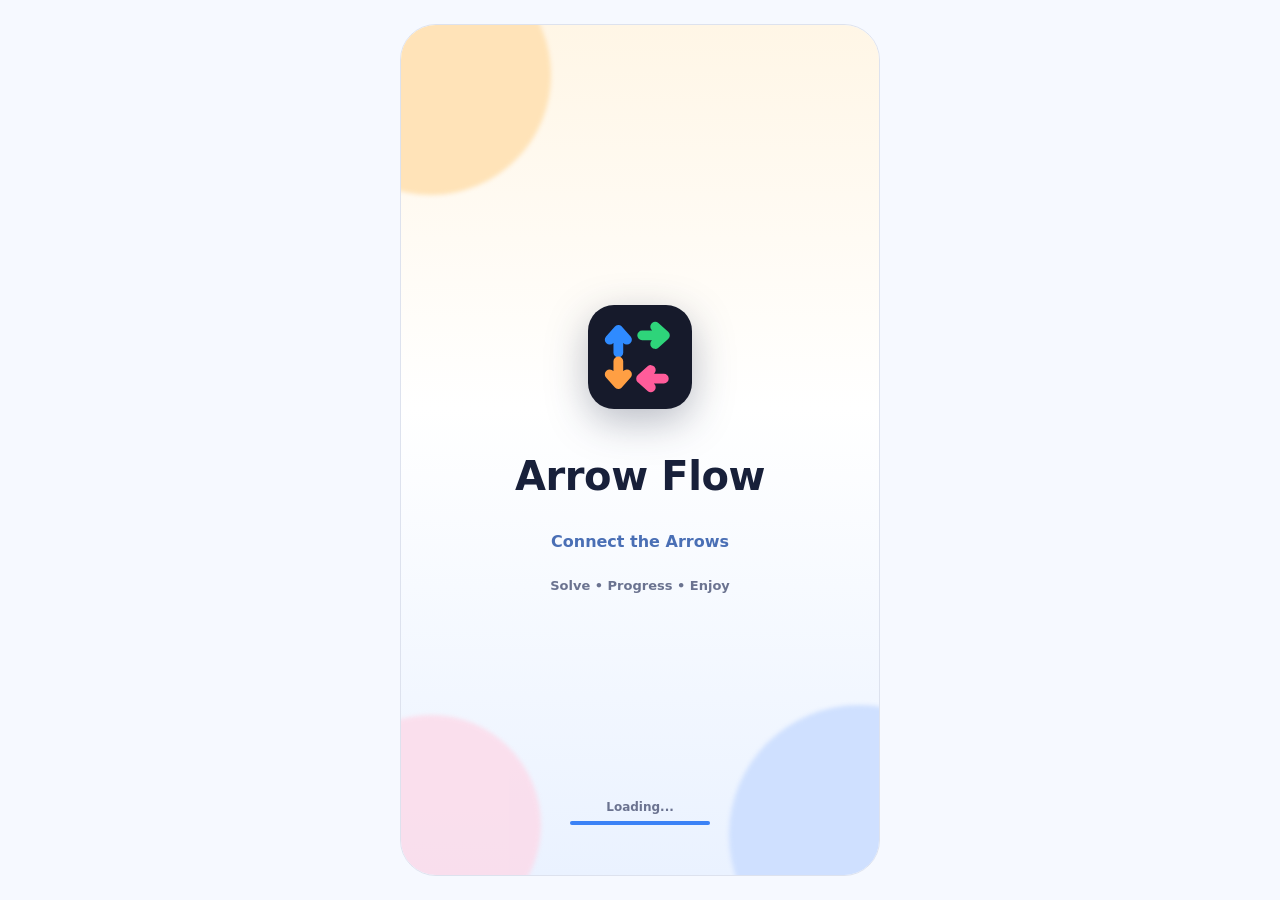
<file: index.html>
<!doctype html>
<html lang="en" data-motion="full">
<head>
  <meta charset="utf-8">
  <meta name="viewport" content="width=device-width, initial-scale=1, viewport-fit=cover">
  <meta name="theme-color" content="#FFFFFF">
  <meta name="color-scheme" content="light">
  <title>Arrow Flow</title>
  <link rel="icon" href="assets/icon.svg" type="image/svg+xml">
  <link rel="stylesheet" href="css/style.css">
  <link rel="stylesheet" href="css/onboarding.css">
  <link rel="stylesheet" href="css/home.css">
  <link rel="stylesheet" href="css/me.css">
  <link rel="stylesheet" href="css/theme.css">
  <link rel="stylesheet" href="css/mockup.css?v=3">
</head>
<body>

<!-- Icon sprite: every icon in the UI is drawn here, no emoji, no external files. -->
<svg xmlns="http://www.w3.org/2000/svg" width="0" height="0" style="position:absolute" aria-hidden="true" focusable="false">
  <symbol id="i-play" viewBox="0 0 24 24"><path d="M8 5.5v13a1 1 0 0 0 1.5.86l10.4-6.5a1 1 0 0 0 0-1.72L9.5 4.64A1 1 0 0 0 8 5.5z" fill="currentColor" stroke="none"/></symbol>
  <symbol id="i-levels" viewBox="0 0 24 24"><rect x="4" y="4" width="6.5" height="6.5" rx="1.8"/><rect x="13.5" y="4" width="6.5" height="6.5" rx="1.8"/><rect x="4" y="13.5" width="6.5" height="6.5" rx="1.8"/><rect x="13.5" y="13.5" width="6.5" height="6.5" rx="1.8"/></symbol>
  <symbol id="i-daily" viewBox="0 0 24 24"><rect x="4" y="5.5" width="16" height="14.5" rx="3"/><path d="M4 10h16M8.5 3.5v4M15.5 3.5v4"/></symbol>
  <symbol id="i-profile" viewBox="0 0 24 24"><circle cx="12" cy="8.5" r="3.5"/><path d="M5 20c.8-3.6 3.6-5.5 7-5.5s6.2 1.9 7 5.5"/></symbol>
  <symbol id="i-settings" viewBox="0 0 24 24"><path d="M4 7h9M17 7h3M4 17h3M11 17h9"/><circle cx="15" cy="7" r="2"/><circle cx="9" cy="17" r="2"/></symbol>
  <symbol id="i-pause" viewBox="0 0 24 24"><rect x="6.5" y="5" width="3.6" height="14" rx="1.2" fill="currentColor" stroke="none"/><rect x="13.9" y="5" width="3.6" height="14" rx="1.2" fill="currentColor" stroke="none"/></symbol>
  <symbol id="i-back" viewBox="0 0 24 24"><path d="M14.5 5.5 8 12l6.5 6.5"/></symbol>
  <symbol id="i-undo" viewBox="0 0 24 24"><path d="M9 7 4.5 11.5 9 16"/><path d="M5 11.5h8.5a5 5 0 0 1 0 10H10"/></symbol>
  <symbol id="i-hint" viewBox="0 0 24 24"><path d="M9.5 18h5M10.5 21h3"/><path d="M12 3a6 6 0 0 0-3.6 10.8c.7.5 1.1 1.3 1.1 2.2h5c0-.9.4-1.7 1.1-2.2A6 6 0 0 0 12 3z"/></symbol>
  <symbol id="i-lock" viewBox="0 0 24 24"><rect x="5.5" y="10.5" width="13" height="9.5" rx="2.6"/><path d="M8.5 10.5V8a3.5 3.5 0 0 1 7 0v2.5"/></symbol>
  <symbol id="i-check" viewBox="0 0 24 24"><path d="m5.5 12.5 4.2 4.2L18.5 8"/></symbol>
  <symbol id="i-chevron" viewBox="0 0 24 24"><path d="m9.5 5.5 6.5 6.5-6.5 6.5"/></symbol>
  <symbol id="i-restart" viewBox="0 0 24 24"><path d="M19 12a7 7 0 1 1-2.1-5"/><path d="M19 4.5v4.2h-4.2"/></symbol>
  <symbol id="i-home" viewBox="0 0 24 24"><path d="M4.5 11 12 4.5 19.5 11v8a1 1 0 0 1-1 1h-3.5v-5.5h-6V20H5.5a1 1 0 0 1-1-1z"/></symbol>
  <symbol id="i-star" viewBox="0 0 24 24"><path d="m12 3.8 2.5 5.1 5.6.8-4.05 3.95.95 5.6L12 16.6l-5 2.65.95-5.6L3.9 9.7l5.6-.8z"/></symbol>
  <symbol id="i-heart" viewBox="0 0 24 24"><path d="M20.8 8.7c0 5.1-8.8 11.1-8.8 11.1S3.2 13.8 3.2 8.7A4.7 4.7 0 0 1 12 6.5a4.7 4.7 0 0 1 8.8 2.2Z" fill="currentColor" stroke="none"/></symbol>
  <symbol id="i-award" viewBox="0 0 24 24"><circle cx="12" cy="9.5" r="5.5"/><path d="m8.8 14 -1.8 6.5 5-2.6 5 2.6-1.8-6.5"/></symbol>
  <symbol id="i-help" viewBox="0 0 24 24"><circle cx="12" cy="12" r="8.5"/><path d="M9.6 9.6a2.5 2.5 0 1 1 3.6 2.2c-.8.5-1.2 1-1.2 1.9"/><path d="M12 16.6v.1"/></symbol>
  <symbol id="i-info" viewBox="0 0 24 24"><circle cx="12" cy="12" r="8.5"/><path d="M12 11v5.5M12 7.9v.1"/></symbol>
  <symbol id="i-shield" viewBox="0 0 24 24"><path d="M12 3.5 5.5 6v5.5c0 4 2.7 7 6.5 9 3.8-2 6.5-5 6.5-9V6z"/><path d="m9 12 2.2 2.2L15.2 10"/></symbol>
  <symbol id="i-eye" viewBox="0 0 24 24"><path d="M2.8 12S6 6 12 6s9.2 6 9.2 6-3.200 6-9.200 6S2.800 12 2.800 12z"/><circle cx="12" cy="12" r="2.6"/></symbol>
  <symbol id="i-doc" viewBox="0 0 24 24"><path d="M7 3.5h7l4 4V19a1.500 1.500 0 0 1-1.500 1.500h-9.500A1.500 1.500 0 0 1 5.500 19V5A1.500 1.500 0 0 1 7 3.500z"/><path d="M14 3.500V8h4M8.500 12.500h7M8.500 16h5"/></symbol>
  <symbol id="i-trash" viewBox="0 0 24 24"><path d="M5 7h14M10 7V4.500h4V7M7 7l.8 12.500h8.400L17 7M10.200 10.800v5.200M13.800 10.800v5.200"/></symbol>
  <symbol id="i-flame" viewBox="0 0 24 24"><path d="M12 3.500c.5 3-3.500 4.800-3.500 9a3.500 3.500 0 0 0 7 0c0-1.500-.6-2.500-1.400-3.400-.2 1-.7 1.600-1.300 1.800.5-2.700-.3-5.400-.8-7.400z"/></symbol>
  <!-- Award badges: original marks built from the game's own arrow motif -->
  <symbol id="aw-first" viewBox="0 0 48 48"><circle cx="24" cy="24" r="17"/><path d="M14 24h17M25.500 17.500 32 24l-6.500 6.500"/></symbol>
  <symbol id="aw-tier1" viewBox="0 0 48 48"><path d="M24 6.500 38 12v10.500c0 8-5.500 13.500-14 17.500-8.500-4-14-9.500-14-17.500V12z"/><path d="m20 18 6 6-6 6"/></symbol>
  <symbol id="aw-tier2" viewBox="0 0 48 48"><path d="M24 6.500 38 12v10.500c0 8-5.500 13.500-14 17.500-8.500-4-14-9.500-14-17.500V12z"/><path d="m16.500 18 6 6-6 6M25 18l6 6-6 6"/></symbol>
  <symbol id="aw-tier3" viewBox="0 0 48 48"><path d="M24 5 40 11v11.500c0 8.500-6 14.500-16 19.500-10-5-16-11-16-19.500V11z"/><path d="m14 18.500 5 5.500-5 5.500M21.500 18.500l5 5.500-5 5.500M29 18.500l5 5.500-5 5.500"/></symbol>
  <symbol id="aw-daily" viewBox="0 0 48 48"><rect x="8" y="10" width="32" height="29" rx="6"/><path d="M8 19h32M16 6.500v7M32 6.500v7"/><path d="m18.500 28.500 4 4 7.500-8"/></symbol>
  <symbol id="aw-streak" viewBox="0 0 48 48"><path d="M5 34h7l4-9 5 11 5-17 4 15h3"/><path d="m36 28 6 6-6 6"/></symbol>
  <symbol id="logo-mark" viewBox="0 0 96 96">
    <path d="M12 72H36Q54 72 54 54V46Q54 28 72 28H80" fill="none" stroke="currentColor" stroke-width="9" stroke-linecap="round" stroke-linejoin="round"/>
    <path d="M70 14 86 28 70 42" fill="none" style="stroke:var(--mark-head, #F4A81D)" stroke-width="9" stroke-linecap="round" stroke-linejoin="round"/>
  </symbol>
</svg>

<main class="app" id="app">

  <div id="screens" class="screens">

    <section class="screen splash is-active" data-screen="splash" tabindex="-1" aria-label="Arrow Flow">
      <span class="blob blob--a"></span><span class="blob blob--b"></span><span class="blob blob--c"></span>
      <div class="splash__tile"><svg viewBox="0 0 96 96" aria-hidden="true"><rect width="96" height="96" rx="24" fill="#161A2B"/>
<g fill="none" stroke-width="9" stroke-linecap="round" stroke-linejoin="round"><path d="M28 44V24M20 32l8-9 8 9" stroke="#2F8BFF"/><path d="M50 28h20M62 20l9 8-9 8" stroke="#2ED47A"/><path d="M28 52v20M20 64l8 9 8-9" stroke="#FF9F43"/><path d="M70 68H50M58 60l-9 8 9 8" stroke="#FF5C9A"/></g></svg></div>
      <h1 class="splash__title">Arrow Flow</h1>
      <p class="splash__tag">Connect the Arrows</p>
      <p class="splash__sub">Solve &bull; Progress &bull; Enjoy</p>
      <div class="splash__bottom"><p>Loading...</p><div class="splash__load" aria-hidden="true"><span></span></div></div>
    </section>

    <!-- 2. Onboarding -->
    <section class="screen onb" data-screen="onboarding" tabindex="-1" aria-label="Welcome">
      <span class="blob blob--c"></span>
      <div class="onb__track" id="onb-track">
        <article class="onb__slide"><h1>Welcome to<br>Arrow Flow</h1><p>A relaxing puzzle game where you guide every arrow safely off the board.</p>
          <div class="onb__art"><svg viewBox="0 0 200 150"><g fill="none" stroke-width="10" stroke-linecap="round" stroke-linejoin="round"><path d="M30 40h60v40" stroke="#2F8BFF"/><path d="M110 110V50h50" stroke="#2ED47A"/><path d="M30 110h50" stroke="#FF5C7A"/><path d="M150 90v30h-20" stroke="#FF9F43"/></g></svg></div></article>
        <article class="onb__slide"><h1>Tap to<br>Slide Out</h1><p>Tap an arrow with a clear path and it slides away. A blocked arrow costs a heart, so look before you tap.</p>
          <div class="onb__art"><svg viewBox="0 0 200 150"><g fill="none" stroke-width="10" stroke-linecap="round" stroke-linejoin="round"><path d="M40 75h70M96 61l16 14-16 14" stroke="#A55BFF"/><path d="M140 30v90M126 106l14 16 14-16" stroke="#19BFD6"/></g></svg></div></article>
        <article class="onb__slide"><h1>Earn Stars &amp;<br>Rewards</h1><p>Clear levels with fewer mistakes to earn up to three stars, and come back every day for a new challenge.</p>
          <div class="onb__art"><svg viewBox="0 0 200 150"><g fill="#FFC21A" stroke="#F5A300" stroke-width="3" stroke-linejoin="round"><path d="M100 30l12 25 28 4-20 20 5 28-25-14-25 14 5-28-20-20 28-4z"/><path d="M40 70l6 12 13 2-9 9 2 13-12-7-12 7 2-13-9-9 13-2z" transform="scale(.8) translate(5 25)"/><path d="M160 70l6 12 13 2-9 9 2 13-12-7-12 7 2-13-9-9 13-2z" transform="scale(.8) translate(35 25)"/></g></svg></div></article>
      </div>
      <div class="onb__dots" id="onb-dots"><i class="on"></i><i></i><i></i></div>
      <button type="button" class="m-btn" data-action="onb-next" id="onb-btn">Get Started</button>
      <p class="onb__swipe">Swipe to learn more &rarr;</p>
    </section>

    <!-- 3. Terms & Privacy -->
    <section class="screen welcome" data-screen="welcome" tabindex="-1" aria-labelledby="welcome-title">
      <header class="m-top"><button type="button" class="m-back" data-action="terms-back" aria-label="Back"><svg class="icon"><use href="#i-back"/></svg></button><h2>Terms &amp; Privacy</h2><span></span></header>
      <div class="welcome__scroll">
        <div class="shield"><svg viewBox="0 0 96 96"><path d="M48 8 16 20v24c0 20 14 36 32 44 18-8 32-24 32-44V20z" fill="#3B82F6"/><path d="m34 48 10 10 20-22" fill="none" stroke="#fff" stroke-width="7" stroke-linecap="round" stroke-linejoin="round"/></svg></div>
        <h1 class="welcome__title" id="welcome-title">We care about your privacy</h1>
        <p class="welcome__lead">By continuing, you agree to our Terms of Service and Privacy Policy. Your game data stays on this device. The game itself has no accounts and no analytics. The Android app shows optional rewarded ads and occasional ads between levels from Google AdMob, which may process device identifiers (see the Privacy Policy).</p>
        <p class="welcome__update" id="welcome-update" hidden>Our Terms or Privacy Policy have changed since you last accepted them. Please review them to continue.</p>
        <div class="m-card m-list">
          <a class="m-row" href="terms/index.html?from=welcome"><svg class="icon"><use href="#i-doc"/></svg><span>Terms of Service</span><svg class="icon go"><use href="#i-chevron"/></svg></a>
          <a class="m-row" href="privacy-policy/index.html?from=welcome"><svg class="icon"><use href="#i-shield"/></svg><span>Privacy Policy</span><svg class="icon go"><use href="#i-chevron"/></svg></a>
        </div>
      </div>
      <div class="welcome__foot"><button type="button" class="m-btn" data-action="accept-consent">I Agree</button></div>
    </section>

    <!-- 1c. Interactive tutorial -->
    <section class="screen tutorial" data-screen="tutorial" tabindex="-1" aria-labelledby="tut-title">
      <header class="tut__bar">
        <h2 class="tut__title" id="tut-title">How to play</h2>
        <button type="button" class="tut__skip" id="tut-skip" data-action="tutorial-skip">Skip tutorial</button>
      </header>
      <div class="tut__steps" id="tut-steps" aria-hidden="true"><span></span><span></span><span></span></div>

      <div class="tut__coach" id="tut-coach" aria-live="polite">
        <h3 class="tut__coach-title" id="tut-coach-title"></h3>
        <p class="tut__coach-body" id="tut-coach-body"></p>
      </div>

      <div class="tut__stage">
        <div class="board" id="tut-board" role="group" aria-label="Tutorial puzzle"></div>
      </div>

      <div class="tut__done" id="tut-done" aria-hidden="true">
        <svg class="seal" viewBox="0 0 132 132" aria-hidden="true">
          <circle class="seal__disc" cx="66" cy="66" r="48"/>
          <circle class="seal__ring" cx="66" cy="66" r="60" pathLength="1"/>
          <path class="seal__check" d="M45 68l14 14 28-30" pathLength="1"/>
        </svg>
        <h2 class="tut__done-title" id="tut-done-title"></h2>
        <p class="tut__done-sub" id="tut-done-sub"></p>
        <button type="button" class="btn btn--primary btn--center tut__done-btn" id="tut-done-btn" data-action="tutorial-continue">Start Level 1</button>
      </div>
    </section>

    <!-- 4. Home -->
    <section class="screen home scenic" data-screen="home" tabindex="-1" aria-label="Home">
      <div class="hscroll">
        <header class="m-player">
          <span class="avatar" id="home-avatar"></span>
          <div><b id="home-name">Player</b><small id="home-plevel">Level 1</small></div>
          <button type="button" class="m-gear" data-action="settings" aria-label="Settings"><svg class="icon"><use href="#i-settings"/></svg></button>
        </header>
        <div class="m-card m-stats">
          <div><svg class="bigstar"><use href="#i-star"/></svg><span><small>Total Stars</small><b id="home-stars">0</b></span></div>
          <div><svg class="crown"><use href="#i-flame"/></svg><span><small>Best Streak</small><b id="home-best">0</b></span></div>
        </div>
        <button type="button" class="m-hero m-hero--blue" data-action="play"><span class="m-hero__ico"><svg class="icon"><use href="#i-play"/></svg></span><span><b>Campaign</b><small id="home-camp">1000 Levels</small></span></button>
        <button type="button" class="m-hero m-hero--green" data-action="daily-play-today"><span class="m-hero__ico"><svg class="icon"><use href="#i-daily"/></svg></span><span><b>Daily Challenge</b><small id="home-daily-sub">Play &amp; Earn Rewards</small></span></button>
        <div hidden><b id="home-level"></b><span id="home-chapter"></span><span id="play-sub"></span><span id="home-progress"></span><span id="home-fill"></span><span id="home-note"></span><span id="home-date"></span><span id="home-daily-status"></span><span id="home-daily-month"></span><span id="home-daily-label"></span></div>
      </div>
    </section>

    <!-- 8. Daily Challenge -->
    <section class="screen daily scenic" data-screen="daily" tabindex="-1" aria-labelledby="daily-title">
      <header class="m-top"><button type="button" class="m-back" data-action="go-home" aria-label="Back"><svg class="icon"><use href="#i-back"/></svg></button><h2 id="daily-title">Daily Challenge</h2><span></span></header>
      <div class="hscroll">
        <div class="m-card cal" role="group" aria-label="Challenge calendar">
          <div class="cal__nav">
            <button type="button" class="cal__btn" id="cal-prev" data-action="cal-prev" aria-label="Previous month"><svg class="icon"><use href="#i-back"/></svg></button>
            <p class="cal__title" id="cal-title" aria-live="polite"></p>
            <button type="button" class="cal__btn" id="cal-next" data-action="cal-next" aria-label="Next month"><svg class="icon"><use href="#i-chevron"/></svg></button>
          </div>
          <div class="cal__week" aria-hidden="true"><span>Mon</span><span>Tue</span><span>Wed</span><span>Thu</span><span>Fri</span><span>Sat</span><span>Sun</span></div>
          <div class="cal__grid" id="cal-grid"></div>
        </div>
        <div class="m-card streak"><svg class="icon flame"><use href="#i-flame"/></svg><span><small>Current Streak</small><b id="daily-streak">0 Days</b></span><svg class="icon gift"><use href="#i-award"/></svg></div>
        <p class="dhero__month" id="daily-month" hidden></p><p id="daily-count" hidden></p><p id="daily-stars" hidden></p>
      </div>
      <div class="daily__foot"><button type="button" class="m-btn" id="daily-play" data-action="daily-play-today"><span id="daily-play-label">Play Today</span></button></div>
    </section>

    <!-- 5. Campaign levels -->
    <section class="screen levels scenic" data-screen="levels" tabindex="-1" aria-labelledby="levels-title">
      <header class="m-top"><button type="button" class="m-back" data-action="go-home" aria-label="Back"><svg class="icon"><use href="#i-back"/></svg></button><h2 id="levels-title">Campaign</h2><span id="levels-count" class="m-meta"></span></header>
      <div class="m-tabs" id="levels-tabs" role="tablist"></div>
      <div class="levels__scroll" id="levels-scroll"><div id="levels-list" class="lvl-grid"></div></div>
      <p class="m-pill">Complete levels to unlock new challenges!</p>
    </section>

    <!-- 6. Gameplay -->
    <section class="screen game" data-screen="game" tabindex="-1" aria-label="Gameplay">
      <header class="game__bar m-top">
        <button type="button" class="m-back" data-action="exit-level" aria-label="Back"><svg class="icon"><use href="#i-back"/></svg></button>
        <div class="game__meta"><p class="game__level">Level <span id="game-level">1</span></p><small id="game-size">5x5</small><div class="progress" id="game-progress" role="progressbar" aria-valuemin="0" aria-valuemax="100" aria-valuenow="0"><span class="progress__fill"></span></div></div>
        <button type="button" class="m-back m-pause" data-action="pause" aria-label="Pause"><svg class="icon"><use href="#i-pause"/></svg></button>
        <div class="game__status"><div class="game__lives" id="game-lives" role="img"></div><p class="game__count" id="game-count"></p></div>
      </header>
      <div class="game__stage">
        <div class="board" id="board" role="group" aria-label="Puzzle board"></div>
        <p class="sr-only" id="game-live" role="status" aria-live="polite"></p>
      </div>
      <footer class="game__controls">
        <button type="button" class="ctrl" data-action="hint"><span class="ctrl__ico"><svg class="icon"><use href="#i-hint"/></svg><em id="hint-count">3</em></span><span>Hint</span></button>
        <button type="button" class="ctrl" data-action="undo"><span class="ctrl__ico"><svg class="icon"><use href="#i-undo"/></svg></span><span>Undo</span></button>
        <button type="button" class="ctrl" data-action="restart"><span class="ctrl__ico"><svg class="icon"><use href="#i-restart"/></svg></span><span>Restart</span></button>
      </footer>
    </section>

    <!-- 7. Level complete -->
    <section class="screen complete scenic" data-screen="complete" tabindex="-1" aria-labelledby="complete-title">
      <div class="confetti" aria-hidden="true"><i></i><i></i><i></i><i></i><i></i><i></i><i></i><i></i><i></i><i></i></div>
      <div class="complete__body">
        <svg class="topstar" viewBox="0 0 24 24"><path d="m12 2.6 2.9 5.9 6.5.95-4.7 4.6 1.1 6.5L12 17.5l-5.8 3.05 1.1-6.5-4.7-4.6 6.5-.95z" fill="#FFC21A" stroke="#F5A300" stroke-width="1" stroke-linejoin="round"/></svg>
        <div class="m-card done">
          <h2 class="complete__title" id="complete-title">Level Complete!</h2>
          <p class="complete__sub" id="complete-sub">Well Done!</p>
          <div class="stars3" id="complete-stars"></div>
        </div>
        <div class="m-card m-stats2"><div><svg class="icon"><use href="#i-restart"/></svg><span><small>Time</small><b id="complete-time">00:00</b></span></div><div><svg class="icon"><use href="#i-undo"/></svg><span><small>Moves</small><b id="complete-moves">0</b></span></div></div>
        <div class="summary" hidden><div class="progress"><span class="progress__fill" id="complete-fill"></span></div><p id="complete-count"></p></div>
      </div>
      <div class="complete__actions">
        <button type="button" class="m-btn" data-action="next-level" id="complete-next">Next Level</button>
        <button type="button" class="m-btn m-btn--ghost" data-action="go-home" id="complete-levels">Main Menu</button>
        <button type="button" hidden id="complete-replay" data-action="replay"></button>
      </div>
    </section>

    <!-- 10. Settings -->
    <section class="screen settings scenic" data-screen="settings" tabindex="-1" aria-labelledby="settings-title">
      <header class="m-top"><button type="button" class="m-back" data-action="settings-back" aria-label="Back"><svg class="icon"><use href="#i-back"/></svg></button><h2 id="settings-title">Settings</h2><span></span></header>
      <div class="settings__scroll">
        <div class="m-card m-list">
          <button type="button" class="m-row" role="switch" aria-checked="true" data-action="toggle-setting" data-setting="sound"><svg class="icon"><use href="#i-play"/></svg><span>Sound Effects</span><i class="sw"></i></button>
          <button type="button" class="m-row" role="switch" aria-checked="true" data-action="toggle-setting" data-setting="music"><svg class="icon"><use href="#i-star"/></svg><span>Music</span><i class="sw"></i></button>
          <button type="button" class="m-row" role="switch" aria-checked="false" data-action="toggle-setting" data-setting="reduceMotion"><svg class="icon"><use href="#i-eye"/></svg><span>Reduced Motion</span><i class="sw"></i></button>
          <button type="button" class="m-row" role="switch" aria-checked="true" data-action="toggle-setting" data-setting="vibration"><svg class="icon"><use href="#i-levels"/></svg><span>Vibration</span><i class="sw"></i></button>
        </div>
        <div class="m-card m-list">
          <button type="button" class="m-row" data-action="language"><svg class="icon"><use href="#i-info"/></svg><span>Language</span><em>English</em><svg class="icon go"><use href="#i-chevron"/></svg></button>
          <button type="button" class="m-row" data-action="open-screen" data-target="help"><svg class="icon"><use href="#i-help"/></svg><span>Help &amp; Support</span><svg class="icon go"><use href="#i-chevron"/></svg></button>
          <button type="button" class="m-row" data-action="open-screen" data-target="about"><svg class="icon"><use href="#i-info"/></svg><span>About</span><svg class="icon go"><use href="#i-chevron"/></svg></button>
        </div>
        <button type="button" class="m-btn m-btn--red" data-action="erase-ask">Reset Game Data</button>
        <p class="settings__note" id="consent-record"></p><span id="settings-version" hidden></span>
      </div>
    </section>

    <!-- 9. Profile -->
    <section class="screen me scenic" data-screen="me" tabindex="-1" aria-labelledby="me-title">
      <header class="m-top"><button type="button" class="m-back" data-action="go-home" aria-label="Back"><svg class="icon"><use href="#i-back"/></svg></button><h2 id="me-title">Profile</h2><span></span></header>
      <div class="hscroll">
        <div class="m-card m-prof"><span class="avatar avatar--big" id="me-avatar"></span><div><b id="me-name">Player</b><small id="me-plevel">Level 1</small></div><button type="button" class="m-edit" data-action="edit-name">Edit</button></div>
        <div class="m-pair"><div class="m-card m-stat"><svg class="bigstar"><use href="#i-star"/></svg><b id="me-stars">0</b><small>Total Stars</small></div><div class="m-card m-stat"><svg class="crown"><use href="#i-flame"/></svg><b id="me-best">0</b><small>Best Streak</small></div></div>
        <button type="button" class="m-card m-ach" data-action="open-screen" data-target="awards"><span class="m-ach__h"><b>Achievements</b><svg class="icon go"><use href="#i-chevron"/></svg></span><span class="m-ach__row" id="me-badges"></span></button>
        <div class="m-card m-list">
          <button type="button" class="m-row" data-action="info-progress"><svg class="icon"><use href="#i-levels"/></svg><span>Game Progress</span><svg class="icon go"><use href="#i-chevron"/></svg></button>
          <button type="button" class="m-row" data-action="info-stats"><svg class="icon"><use href="#i-daily"/></svg><span>Statistics</span><svg class="icon go"><use href="#i-chevron"/></svg></button>
          <button type="button" class="m-row" data-action="info-saved"><svg class="icon"><use href="#i-shield"/></svg><span>Saved Data</span><svg class="icon go"><use href="#i-chevron"/></svg></button>
        </div>
        <div hidden><span id="me-chapter"></span><span id="me-progress"></span><span id="me-fill"></span><span id="me-stat-campaign"></span><span id="me-stat-daily"></span><span id="me-stat-awards"></span><span id="me-awards-sub"></span><span id="me-next-title"></span><span id="me-next-meta"></span><span id="me-next-fill"></span><span id="me-streak"></span></div>
      </div>
    </section>

    <!-- 7a. Awards -->
    <section class="screen sub" data-screen="awards" tabindex="-1" aria-labelledby="awards-title">
      <header class="topbar">
        <button type="button" class="icon-btn" data-action="sub-back" aria-label="Back">
          <svg class="icon" aria-hidden="true"><use href="#i-back"/></svg>
        </button>
        <h2 class="topbar__title" id="awards-title">Awards</h2>
        <p class="topbar__meta" id="awards-count"></p>
      </header>
      <div class="subscroll">
        <div id="awards-list" class="awards"></div>
        <p class="subnote">Awards are earned by playing and are saved on this device only. They are not checked by any server, and clearing the app&rsquo;s data removes them.</p>
      </div>
    </section>

    <!-- 7b. Help -->
    <section class="screen sub" data-screen="help" tabindex="-1" aria-labelledby="help-title">
      <header class="topbar">
        <button type="button" class="icon-btn" data-action="sub-back" aria-label="Back">
          <svg class="icon" aria-hidden="true"><use href="#i-back"/></svg>
        </button>
        <h2 class="topbar__title" id="help-title">Help</h2>
      </header>
      <div class="subscroll">
        <article class="card info">
          <h3>How arrows exit</h3>
          <p>Tap an arrow and it slides in the direction it points. If nothing is in its way, it leaves the board. Clear every arrow to finish the puzzle.</p>
        </article>
        <article class="card info">
          <h3>Blocked arrows</h3>
          <p>An arrow is blocked when another arrow sits in its path. A blocked arrow will not move, and the game tells you which arrow is in the way. Clear the blocking arrow first, then try again.</p>
        </article>
        <article class="card info">
          <h3>Daily Challenges</h3>
          <p>Every day has one puzzle, chosen from your device&rsquo;s date. Finish it to earn a virtual star. Past days can be replayed from the calendar, but a star is earned once per day.</p>
        </article>
        <div class="group">
          <button type="button" class="row" data-action="reopen-daily-intro">
            <span class="row__ico"><svg class="icon" aria-hidden="true"><use href="#i-daily"/></svg></span>
            <span class="row__text"><span class="row__title">Daily Challenge introduction</span><span class="row__sub">Show the welcome message again</span></span>
            <svg class="icon row__go" aria-hidden="true"><use href="#i-chevron"/></svg>
          </button>
          <button type="button" class="row" data-action="replay-tutorial">
            <span class="row__ico"><svg class="icon" aria-hidden="true"><use href="#i-play"/></svg></span>
            <span class="row__text"><span class="row__title">Replay tutorial</span><span class="row__sub">A quick refresher on how arrows exit</span></span>
            <svg class="icon row__go" aria-hidden="true"><use href="#i-chevron"/></svg>
          </button>
        </div>
      </div>
    </section>

    <!-- 7c. About -->
    <section class="screen sub" data-screen="about" tabindex="-1" aria-labelledby="about-title">
      <header class="topbar">
        <button type="button" class="icon-btn" data-action="sub-back" aria-label="Back">
          <svg class="icon" aria-hidden="true"><use href="#i-back"/></svg>
        </button>
        <h2 class="topbar__title" id="about-title">About Game</h2>
      </header>
      <div class="subscroll">
        <article class="card about">
          <svg class="about__mark" aria-hidden="true"><use href="#logo-mark"/></svg>
          <h3 class="about__word">ARROW FLOW</h3>
          <p class="about__ver" id="about-version"></p>
          <p>A calm puzzle about guiding arrows out of each other&rsquo;s way.</p>
          <p class="about__small" id="about-levels"></p>
        </article>
        <p class="subnote">Progress, awards and settings are stored on this device only.</p>
      </div>
    </section>

    <!-- 7d. Privacy Rights -->
    <section class="screen sub" data-screen="rights" tabindex="-1" aria-labelledby="rights-title">
      <header class="topbar">
        <button type="button" class="icon-btn" data-action="sub-back" aria-label="Back">
          <svg class="icon" aria-hidden="true"><use href="#i-back"/></svg>
        </button>
        <h2 class="topbar__title" id="rights-title">Privacy Rights</h2>
      </header>
      <div class="subscroll">
        <article class="card info">
          <h3>What Arrow Flow stores</h3>
          <p>On this device only: your campaign progress, your Daily Challenge record, your awards, your settings, and a record of which Terms and Privacy Policy version you accepted. The game does not send this to the developer or anyone else.</p>
        </article>
        <article class="card info">
          <h3>See your data</h3>
          <p>Your progress is shown on the Me, Daily and Awards screens. The acceptance record is under Privacy Preferences.</p>
        </article>
        <article class="card info">
          <h3>Remove your data</h3>
          <p>Reset progress (Settings) clears your campaign. To remove everything the game has stored, use Privacy Preferences, or clear the app&rsquo;s storage in your device or browser settings.</p>
        </article>
        <article class="card info">
          <h3>Other rights and contact</h3>
          <p>Rights that apply in your region and contact details are covered in the Privacy Policy. Contact details have not been supplied in this build yet.</p>
        </article>
        <div class="group">
          <a class="row" href="privacy-policy/index.html?from=me#rights">
            <span class="row__ico"><svg class="icon" aria-hidden="true"><use href="#i-doc"/></svg></span>
            <span class="row__text"><span class="row__title">Read the Privacy Policy</span></span>
            <svg class="icon row__go" aria-hidden="true"><use href="#i-chevron"/></svg>
          </a>
        </div>
      </div>
    </section>

    <!-- 7e. Privacy Preferences -->
    <section class="screen sub" data-screen="prefs" tabindex="-1" aria-labelledby="prefs-title">
      <header class="topbar">
        <button type="button" class="icon-btn" data-action="sub-back" aria-label="Back">
          <svg class="icon" aria-hidden="true"><use href="#i-back"/></svg>
        </button>
        <h2 class="topbar__title" id="prefs-title">Privacy Preferences</h2>
      </header>
      <div class="subscroll">
        <article class="card info">
          <h3>Acceptance record</h3>
          <p id="prefs-consent-record">Not recorded yet.</p>
        </article>
        <article class="card info">
          <h3>Ads and tracking</h3>
          <p>The web version has no advertising, analytics or tracking. The Android app shows ads from Google AdMob. Consent and personalization settings must be configured for the intended audience and release regions. Vibration and reduced motion are in Settings.</p>
        </article>
        <div class="group">
          <button type="button" class="row" data-action="settings">
            <span class="row__ico"><svg class="icon" aria-hidden="true"><use href="#i-settings"/></svg></span>
            <span class="row__text"><span class="row__title">Settings</span></span>
            <svg class="icon row__go" aria-hidden="true"><use href="#i-chevron"/></svg>
          </button>
        </div>
        <div class="group">
          <button type="button" class="row row--danger" data-action="erase-ask">
            <span class="row__ico row__ico--danger"><svg class="icon" aria-hidden="true"><use href="#i-trash"/></svg></span>
            <span class="row__text"><span class="row__title">Delete all data on this device</span><span class="row__sub">Progress, awards, Daily history, settings and acceptance</span></span>
          </button>
        </div>
      </div>
    </section>

  </div>

  <!-- Sheets -->
  <div class="sheet" id="sheet-pause" role="dialog" aria-modal="true" aria-labelledby="pause-title">
    <div class="sheet__scrim" data-action="resume"></div>
    <div class="sheet__panel">
      <span class="sheet__grab" aria-hidden="true"></span>
      <h2 class="sheet__title" id="pause-title">Paused</h2>
      <div class="sheet__stack">
        <button type="button" class="btn btn--primary btn--center" data-action="resume" data-autofocus>Resume</button>
        <button type="button" class="btn btn--quiet btn--center" data-action="restart">Restart level</button>
        <button type="button" class="btn btn--quiet btn--center" data-action="exit-level">Back to levels</button>
      </div>
    </div>
  </div>

  <div class="sheet" id="sheet-reset" role="alertdialog" aria-modal="true" aria-labelledby="reset-title" aria-describedby="reset-desc">
    <div class="sheet__scrim" data-action="close-sheet"></div>
    <div class="sheet__panel">
      <span class="sheet__grab" aria-hidden="true"></span>
      <h2 class="sheet__title" id="reset-title">Reset all progress?</h2>
      <p class="sheet__note" id="reset-desc">Every level except level 1 will be locked again and your campaign puzzle count restarts. Awards you have already earned, Daily Challenge history and your settings stay as they are. This can't be undone.</p>
      <div class="sheet__stack">
        <button type="button" class="btn btn--danger btn--center" data-action="reset-confirm">Reset progress</button>
        <button type="button" class="btn btn--quiet btn--center" data-action="close-sheet" data-autofocus>Keep progress</button>
      </div>
    </div>
  </div>

  <div class="sheet sheet--themed" id="sheet-hint-ad" role="dialog" aria-modal="true" aria-labelledby="hintad-title" aria-describedby="hintad-desc">
    <div class="sheet__scrim" data-action="close-sheet"></div>
    <div class="sheet__panel">
      <span class="sheet__grab" aria-hidden="true"></span>
      <h2 class="sheet__title" id="hintad-title">Need another hint?</h2>
      <p class="sheet__note" id="hintad-desc">Watch a short video ad to get one extra hint for this level. It is optional, and you can keep playing without it.</p>
      <div class="sheet__stack">
        <button type="button" class="cta" data-action="hint-ad-watch">Watch ad for 1 hint</button>
        <button type="button" class="cta cta--soft" data-action="close-sheet" data-autofocus>No thanks</button>
      </div>
    </div>
  </div>

  <div class="sheet sheet--themed" id="sheet-erase" role="alertdialog" aria-modal="true" aria-labelledby="erase-title" aria-describedby="erase-desc">
    <div class="sheet__scrim" data-action="close-sheet"></div>
    <div class="sheet__panel">
      <span class="sheet__grab" aria-hidden="true"></span>
      <h2 class="sheet__title" id="erase-title">Delete all data?</h2>
      <p class="sheet__note" id="erase-desc">This removes your progress, awards, Daily Challenge history, settings and your Terms acceptance from this device. The app will restart at the welcome screen. This can't be undone.</p>
      <div class="sheet__stack">
        <button type="button" class="cta cta--danger" data-action="erase-confirm">Delete everything</button>
        <button type="button" class="cta cta--soft" data-action="close-sheet" data-autofocus>Keep my data</button>
      </div>
    </div>
  </div>

  <div class="sheet sheet--themed" id="sheet-newgame" role="alertdialog" aria-modal="true" aria-labelledby="newgame-title" aria-describedby="newgame-desc">
    <div class="sheet__scrim" data-action="close-sheet"></div>
    <div class="sheet__panel">
      <span class="sheet__grab" aria-hidden="true"></span>
      <h2 class="sheet__title" id="newgame-title">Start a new game?</h2>
      <p class="sheet__note" id="newgame-desc">Your saved campaign progress will be erased. Earned awards and Daily Challenge history are kept.</p>
      <div class="sheet__stack">
        <button type="button" class="cta cta--danger" data-action="newgame-confirm">Erase progress and start over</button>
        <button type="button" class="cta cta--soft" data-action="close-sheet" data-autofocus>Keep my progress</button>
      </div>
    </div>
  </div>

  <div class="sheet sheet--themed sheet--center" id="sheet-daily-intro" role="dialog" aria-modal="true" aria-labelledby="intro-title">
    <div class="sheet__scrim" data-action="daily-intro-skip"></div>
    <div class="sheet__panel">
      <svg class="intro__art" viewBox="0 0 120 120" aria-hidden="true">
        <circle cx="60" cy="60" r="56" fill="#DDE8FD"/>
        <path d="M38 36H26v4a14 14 0 0 0 14 14M82 36h12v4a14 14 0 0 1-14 14" fill="none" stroke="#2F6BEB" stroke-width="5" stroke-linecap="round"/>
        <path d="M38 30h44v22a22 22 0 0 1-44 0z" fill="#0A1A33"/>
        <rect x="54" y="74" width="12" height="12" fill="#2F6BEB"/>
        <rect x="42" y="86" width="36" height="8" rx="3" fill="#0A1A33"/>
        <path d="M60 38.5 63.2 46.5 71.7 46.9 65 52.2 67.3 60.4 60 55.7 52.7 60.4 55 52.2 48.3 46.9 56.8 46.5z" fill="#fff"/>
      </svg>
      <h2 class="sheet__title" id="intro-title" style="margin-bottom:8px">Welcome to Daily Challenges</h2>
      <p class="sheet__note">A new puzzle every day, based on your device&rsquo;s date. Clear every arrow to earn a virtual star for that day. Stars are just for fun and have no cash value. Missed a day? You can replay it from the calendar.</p>
      <div class="sheet__stack">
        <button type="button" class="cta" data-action="daily-intro-continue" data-autofocus>Continue</button>
        <button type="button" class="cta cta--quiet" data-action="daily-intro-skip">Skip</button>
      </div>
    </div>
  </div>

  <div class="sheet sheet--themed sheet--center sheet--game-over" id="sheet-game-over" role="alertdialog" aria-modal="true" aria-labelledby="game-over-title" aria-describedby="game-over-desc">
    <div class="sheet__panel">
      <div class="game-over__lives" aria-hidden="true">
        <svg class="game-over__heart"><use href="#i-heart"/></svg>
        <svg class="game-over__heart"><use href="#i-heart"/></svg>
        <svg class="game-over__heart"><use href="#i-heart"/></svg>
      </div>
      <h2 class="sheet__title" id="game-over-title">Out of lives</h2>
      <p class="sheet__note" id="game-over-desc">A blocked arrow costs one heart. Restart the puzzle and look for a clear path before each tap.</p>
      <div class="sheet__stack">
        <button type="button" class="cta" data-action="retry-failed-level" data-autofocus>Try again</button>
        <button type="button" class="cta cta--quiet" data-action="exit-failed-level">Back to levels</button>
      </div>
    </div>
  </div>

  <div class="sheet sheet--themed sheet--center" id="sheet-info" role="dialog" aria-modal="true" aria-labelledby="info-title">
    <div class="sheet__scrim" data-action="close-sheet"></div>
    <div class="sheet__panel"><h2 class="sheet__title" id="info-title"></h2><div class="sheet__note" id="info-body"></div>
      <div class="sheet__stack"><button type="button" class="m-btn" data-action="close-sheet" data-autofocus>OK</button></div></div>
  </div>

  <nav class="tabbar" id="tabbar" aria-label="Main navigation">
    <button type="button" class="tab" data-tab="home" data-action="tab-main"><svg class="icon"><use href="#i-home"/></svg><span>Home</span></button>
    <button type="button" class="tab" data-tab="me" data-action="tab-me"><svg class="icon"><use href="#i-profile"/></svg><span>Profile</span></button>
    <button type="button" class="tab" data-tab="awards" data-action="tab-awards"><svg class="icon"><use href="#i-award"/></svg><span>Awards</span></button>
    <button type="button" class="tab" data-tab="settings" data-action="tab-settings"><svg class="icon"><use href="#i-settings"/></svg><span>Settings</span></button>
  </nav>

  <p class="toast" id="toast" role="status" aria-live="polite"></p>
</main>

<!-- Classic scripts, in dependency order. No modules, so it also runs from file:// and Android WebView assets. -->
<script src="js/rules.js"></script>
<script src="data/levels.v1.js?v=3"></script>
<script src="data/daily.v1.js"></script>
<script src="js/ads.js"></script>
<script src="js/levels.js?v=3"></script>
<script src="js/storage.js?v=3"></script>
<script src="js/daily.js"></script>
<script src="js/achievements.js"></script>
<script src="js/render.js"></script>
<script src="js/game.js"></script>
<script src="js/ui.js"></script>
<script src="js/tutorial.js"></script>
<script src="js/skin.js"></script>
<script src="js/app.js"></script>
</body>
</html>
</file>
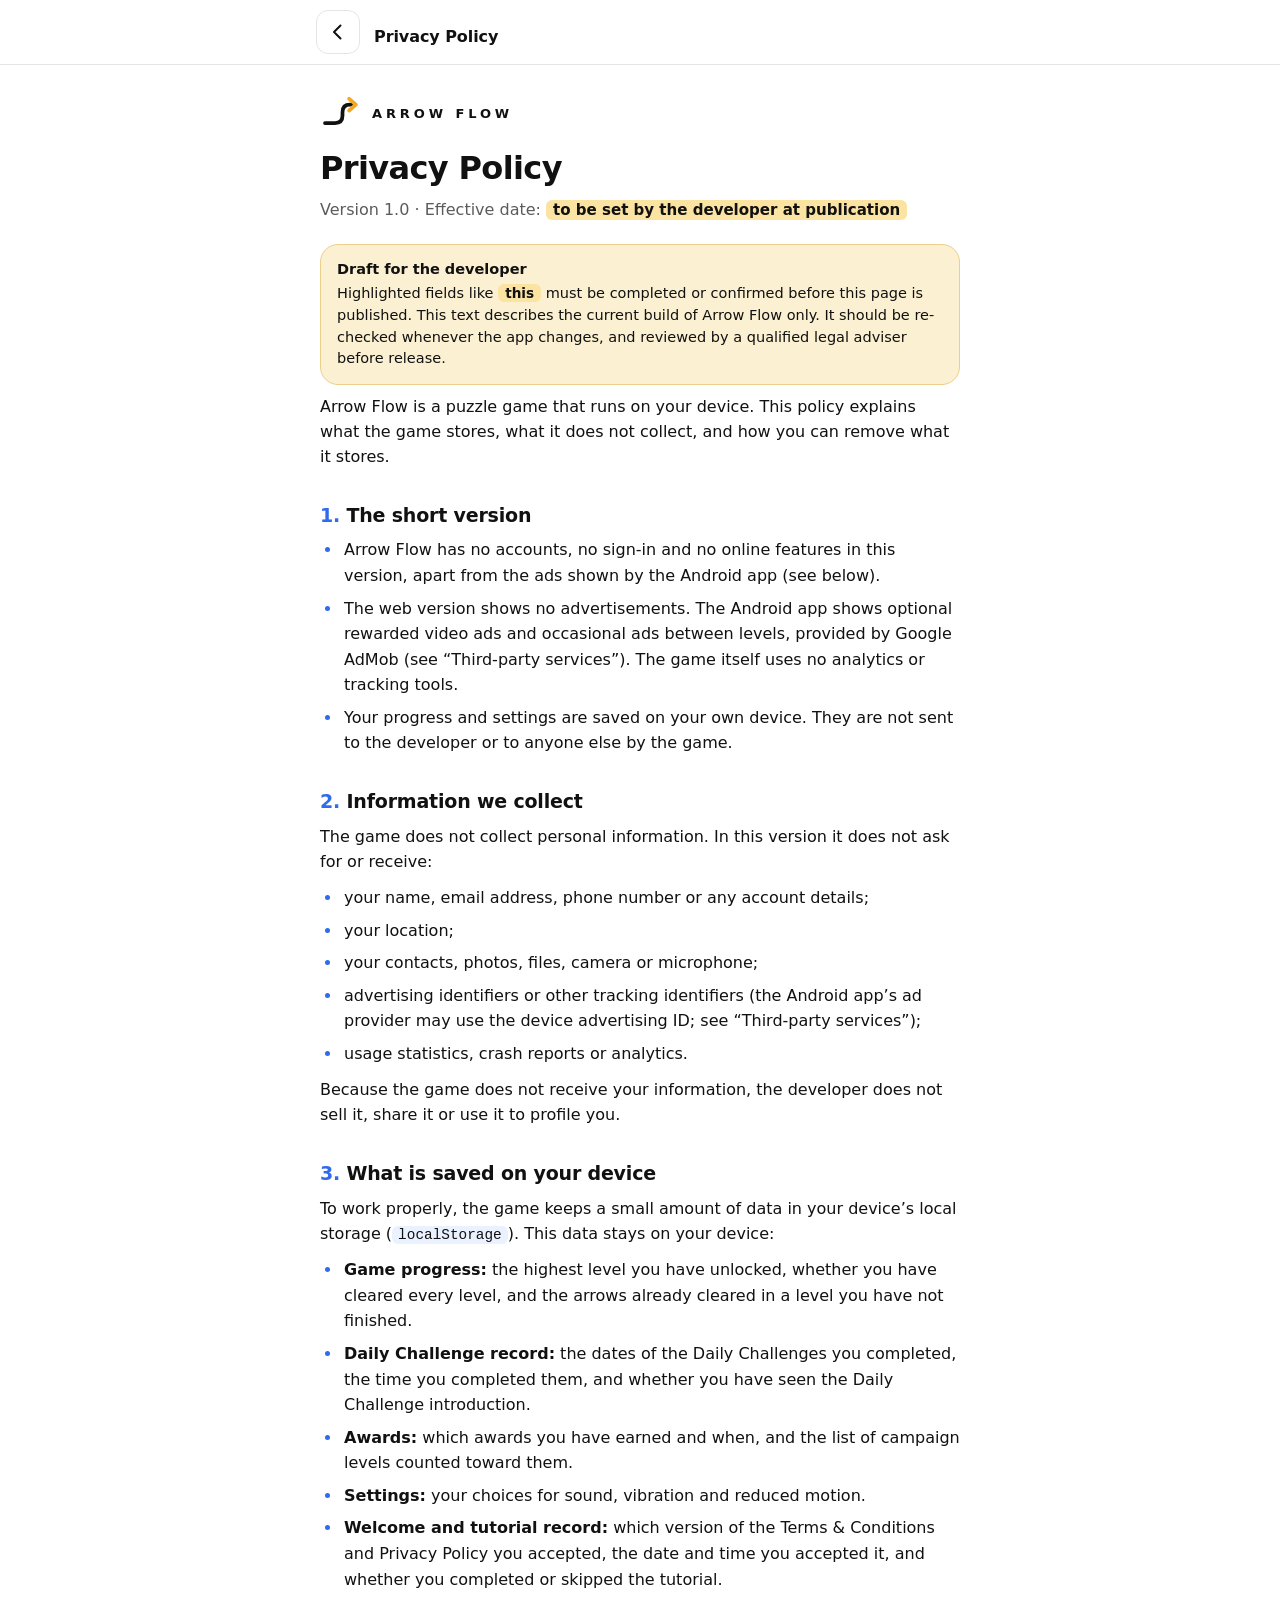
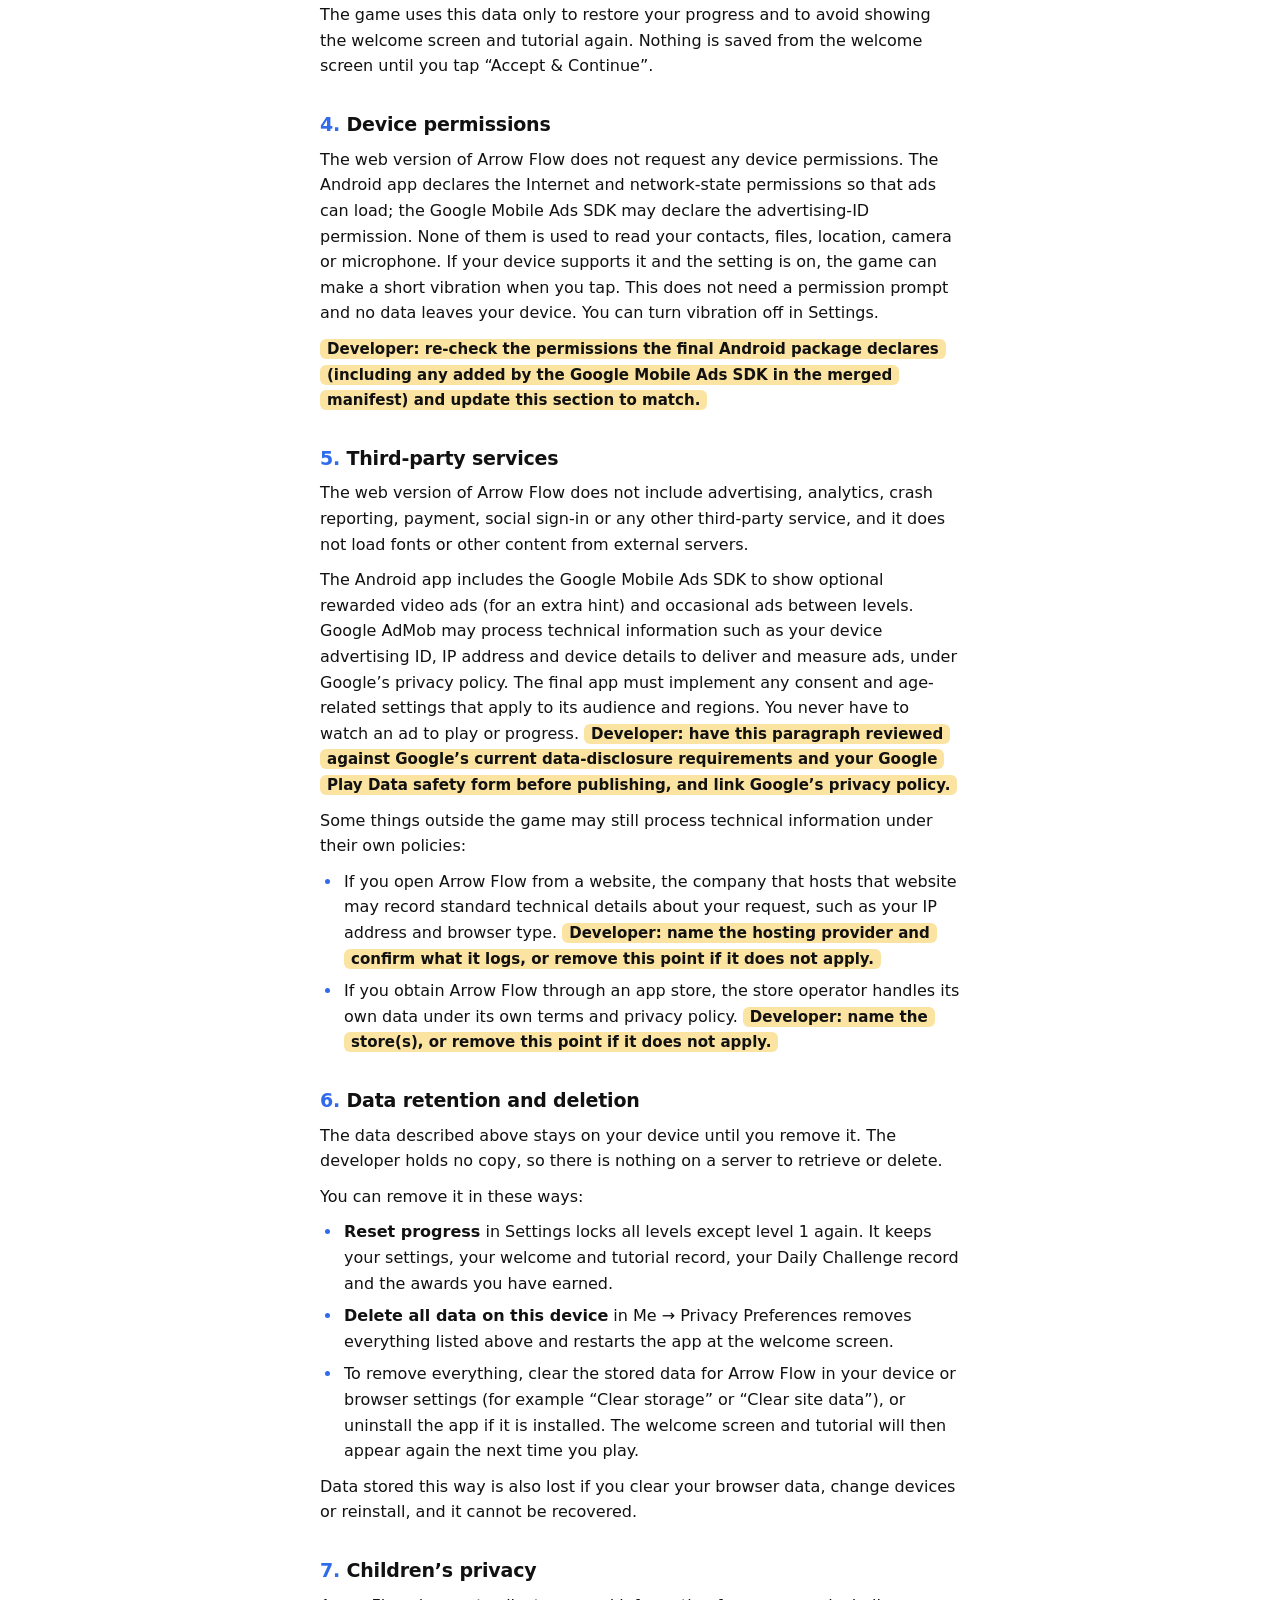
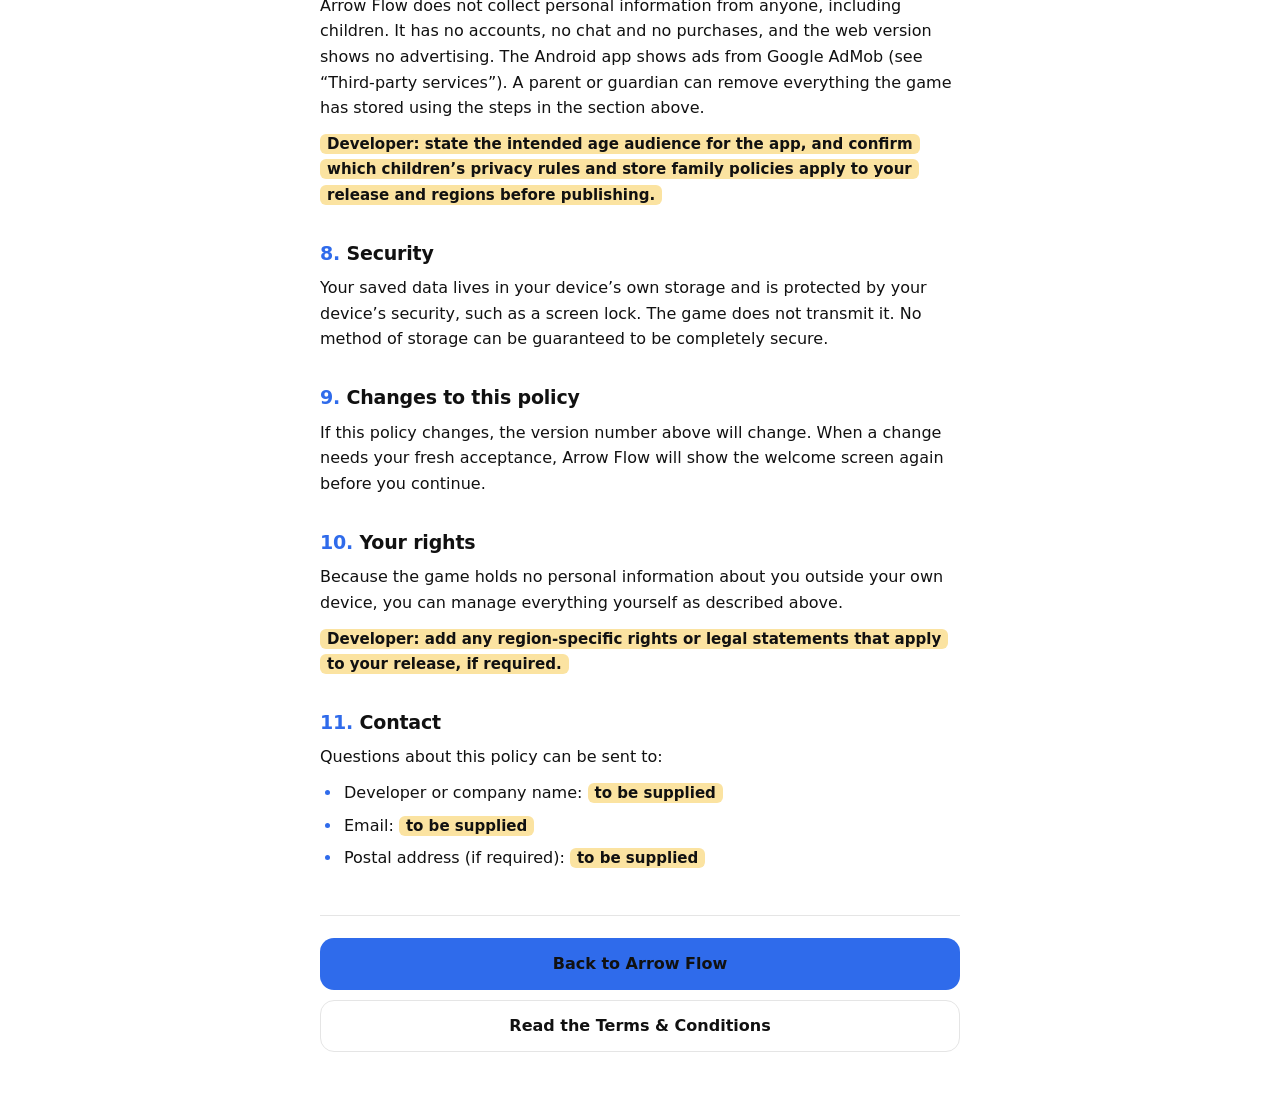
<file: privacy-policy/index.html>
<!doctype html>
<html lang="en">
<head>
  <meta charset="utf-8">
  <meta name="viewport" content="width=device-width, initial-scale=1, viewport-fit=cover">
  <meta name="theme-color" content="#E8EDF0">
  <title>Privacy Policy &middot; Arrow Flow</title>
  <meta name="description" content="How Arrow Flow handles information on your device.">
  <link rel="icon" href="../assets/icon.svg" type="image/svg+xml">
  <link rel="stylesheet" href="../css/style.css">
  <link rel="stylesheet" href="../css/legal.css">
</head>
<body class="legal">

<header class="legal__bar">
  <div class="legal__bar-in">
    <a class="icon-btn" href="../index.html" data-back aria-label="Back to Arrow Flow">
      <svg class="icon" viewBox="0 0 24 24" aria-hidden="true"><path d="M14.5 5.5 8 12l6.5 6.5"/></svg>
    </a>
    <p class="legal__bar-title">Privacy Policy</p>
  </div>
</header>

<main class="legal__main">
  <article class="legal">
    <div class="legal__brand" aria-hidden="true">
      <svg viewBox="0 0 96 96"><path d="M12 72H36Q54 72 54 54V46Q54 28 72 28H80" fill="none" stroke="currentColor" stroke-width="9" stroke-linecap="round" stroke-linejoin="round"/><path d="M70 14 86 28 70 42" fill="none" stroke="#F4A81D" stroke-width="9" stroke-linecap="round" stroke-linejoin="round"/></svg>
      <span class="wordmark">ARROW FLOW</span>
    </div>

    <h1>Privacy Policy</h1>
    <p class="legal__meta">Version 1.0 &middot; Effective date: <mark class="todo">to be set by the developer at publication</mark></p>

    <div class="legal__draft" role="note">
      <strong>Draft for the developer</strong>
      Highlighted fields like <mark class="todo">this</mark> must be completed or confirmed before this page is published. This text describes the current build of Arrow Flow only. It should be re-checked whenever the app changes, and reviewed by a qualified legal adviser before release.
    </div>

    <p class="legal__intro">Arrow Flow is a puzzle game that runs on your device. This policy explains what the game stores, what it does not collect, and how you can remove what it stores.</p>

    <h2>The short version</h2>
    <ul>
      <li>Arrow Flow has no accounts, no sign-in and no online features in this version, apart from the ads shown by the Android app (see below).</li>
      <li>The web version shows no advertisements. The Android app shows optional rewarded video ads and occasional ads between levels, provided by Google AdMob (see &ldquo;Third-party services&rdquo;). The game itself uses no analytics or tracking tools.</li>
      <li>Your progress and settings are saved on your own device. They are not sent to the developer or to anyone else by the game.</li>
    </ul>

    <h2>Information we collect</h2>
    <p>The game does not collect personal information. In this version it does not ask for or receive:</p>
    <ul>
      <li>your name, email address, phone number or any account details;</li>
      <li>your location;</li>
      <li>your contacts, photos, files, camera or microphone;</li>
      <li>advertising identifiers or other tracking identifiers (the Android app&rsquo;s ad provider may use the device advertising ID; see &ldquo;Third-party services&rdquo;);</li>
      <li>usage statistics, crash reports or analytics.</li>
    </ul>
    <p>Because the game does not receive your information, the developer does not sell it, share it or use it to profile you.</p>

    <h2>What is saved on your device</h2>
    <p>To work properly, the game keeps a small amount of data in your device&rsquo;s local storage (<code>localStorage</code>). This data stays on your device:</p>
    <ul>
      <li><strong>Game progress:</strong> the highest level you have unlocked, whether you have cleared every level, and the arrows already cleared in a level you have not finished.</li>
      <li><strong>Daily Challenge record:</strong> the dates of the Daily Challenges you completed, the time you completed them, and whether you have seen the Daily Challenge introduction.</li>
      <li><strong>Awards:</strong> which awards you have earned and when, and the list of campaign levels counted toward them.</li>
      <li><strong>Settings:</strong> your choices for sound, vibration and reduced motion.</li>
      <li><strong>Welcome and tutorial record:</strong> which version of the Terms &amp; Conditions and Privacy Policy you accepted, the date and time you accepted it, and whether you completed or skipped the tutorial.</li>
    </ul>
    <p>The game uses this data only to restore your progress and to avoid showing the welcome screen and tutorial again. Nothing is saved from the welcome screen until you tap &ldquo;Accept &amp; Continue&rdquo;.</p>

    <h2>Device permissions</h2>
    <p>The web version of Arrow Flow does not request any device permissions. The Android app declares the Internet and network-state permissions so that ads can load; the Google Mobile Ads SDK may declare the advertising-ID permission. None of them is used to read your contacts, files, location, camera or microphone. If your device supports it and the setting is on, the game can make a short vibration when you tap. This does not need a permission prompt and no data leaves your device. You can turn vibration off in Settings.</p>
    <p><mark class="todo">Developer: re-check the permissions the final Android package declares (including any added by the Google Mobile Ads SDK in the merged manifest) and update this section to match.</mark></p>

    <h2>Third-party services</h2>
    <p>The web version of Arrow Flow does not include advertising, analytics, crash reporting, payment, social sign-in or any other third-party service, and it does not load fonts or other content from external servers.</p>
    <p>The Android app includes the Google Mobile Ads SDK to show optional rewarded video ads (for an extra hint) and occasional ads between levels. Google AdMob may process technical information such as your device advertising ID, IP address and device details to deliver and measure ads, under Google&rsquo;s privacy policy. The final app must implement any consent and age-related settings that apply to its audience and regions. You never have to watch an ad to play or progress. <mark class="todo">Developer: have this paragraph reviewed against Google&rsquo;s current data-disclosure requirements and your Google Play Data safety form before publishing, and link Google&rsquo;s privacy policy.</mark></p>
    <p>Some things outside the game may still process technical information under their own policies:</p>
    <ul>
      <li>If you open Arrow Flow from a website, the company that hosts that website may record standard technical details about your request, such as your IP address and browser type. <mark class="todo">Developer: name the hosting provider and confirm what it logs, or remove this point if it does not apply.</mark></li>
      <li>If you obtain Arrow Flow through an app store, the store operator handles its own data under its own terms and privacy policy. <mark class="todo">Developer: name the store(s), or remove this point if it does not apply.</mark></li>
    </ul>

    <h2 id="deletion">Data retention and deletion</h2>
    <p>The data described above stays on your device until you remove it. The developer holds no copy, so there is nothing on a server to retrieve or delete.</p>
    <p>You can remove it in these ways:</p>
    <ul>
      <li><strong>Reset progress</strong> in Settings locks all levels except level 1 again. It keeps your settings, your welcome and tutorial record, your Daily Challenge record and the awards you have earned.</li>
      <li><strong>Delete all data on this device</strong> in Me &rarr; Privacy Preferences removes everything listed above and restarts the app at the welcome screen.</li>
      <li>To remove everything, clear the stored data for Arrow Flow in your device or browser settings (for example &ldquo;Clear storage&rdquo; or &ldquo;Clear site data&rdquo;), or uninstall the app if it is installed. The welcome screen and tutorial will then appear again the next time you play.</li>
    </ul>
    <p>Data stored this way is also lost if you clear your browser data, change devices or reinstall, and it cannot be recovered.</p>

    <h2>Children&rsquo;s privacy</h2>
    <p>Arrow Flow does not collect personal information from anyone, including children. It has no accounts, no chat and no purchases, and the web version shows no advertising. The Android app shows ads from Google AdMob (see &ldquo;Third-party services&rdquo;). A parent or guardian can remove everything the game has stored using the steps in the section above.</p>
    <p><mark class="todo">Developer: state the intended age audience for the app, and confirm which children&rsquo;s privacy rules and store family policies apply to your release and regions before publishing.</mark></p>

    <h2>Security</h2>
    <p>Your saved data lives in your device&rsquo;s own storage and is protected by your device&rsquo;s security, such as a screen lock. The game does not transmit it. No method of storage can be guaranteed to be completely secure.</p>

    <h2>Changes to this policy</h2>
    <p>If this policy changes, the version number above will change. When a change needs your fresh acceptance, Arrow Flow will show the welcome screen again before you continue.</p>

    <h2 id="rights">Your rights</h2>
    <p>Because the game holds no personal information about you outside your own device, you can manage everything yourself as described above.</p>
    <p><mark class="todo">Developer: add any region-specific rights or legal statements that apply to your release, if required.</mark></p>

    <h2>Contact</h2>
    <p>Questions about this policy can be sent to:</p>
    <ul>
      <li>Developer or company name: <mark class="todo">to be supplied</mark></li>
      <li>Email: <mark class="todo">to be supplied</mark></li>
      <li>Postal address (if required): <mark class="todo">to be supplied</mark></li>
    </ul>

    <footer class="legal__foot">
      <a class="btn btn--primary btn--center" href="../index.html" data-back>Back to Arrow Flow</a>
      <a class="btn btn--quiet btn--center" href="../terms/index.html" data-sibling>Read the Terms &amp; Conditions</a>
    </footer>
  </article>
</main>

<script src="../js/legal.js"></script>
</body>
</html>
</file>
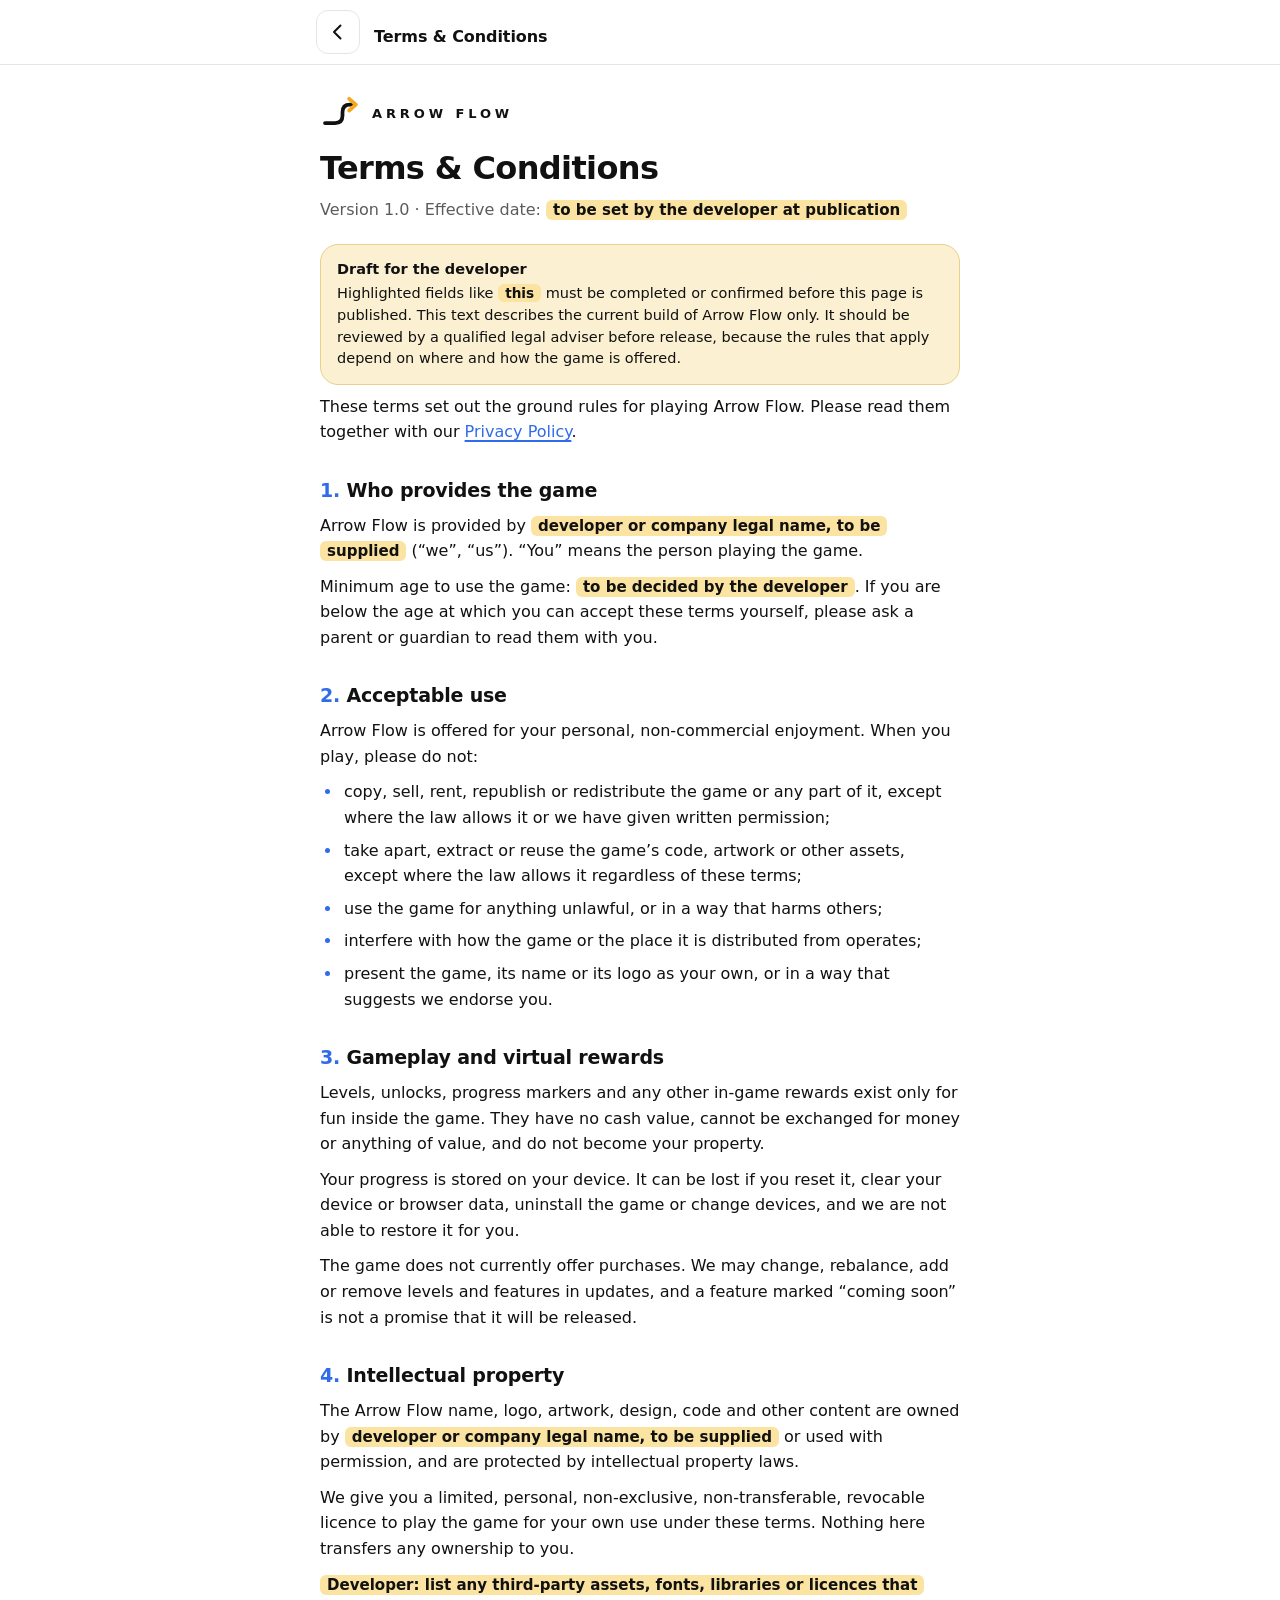
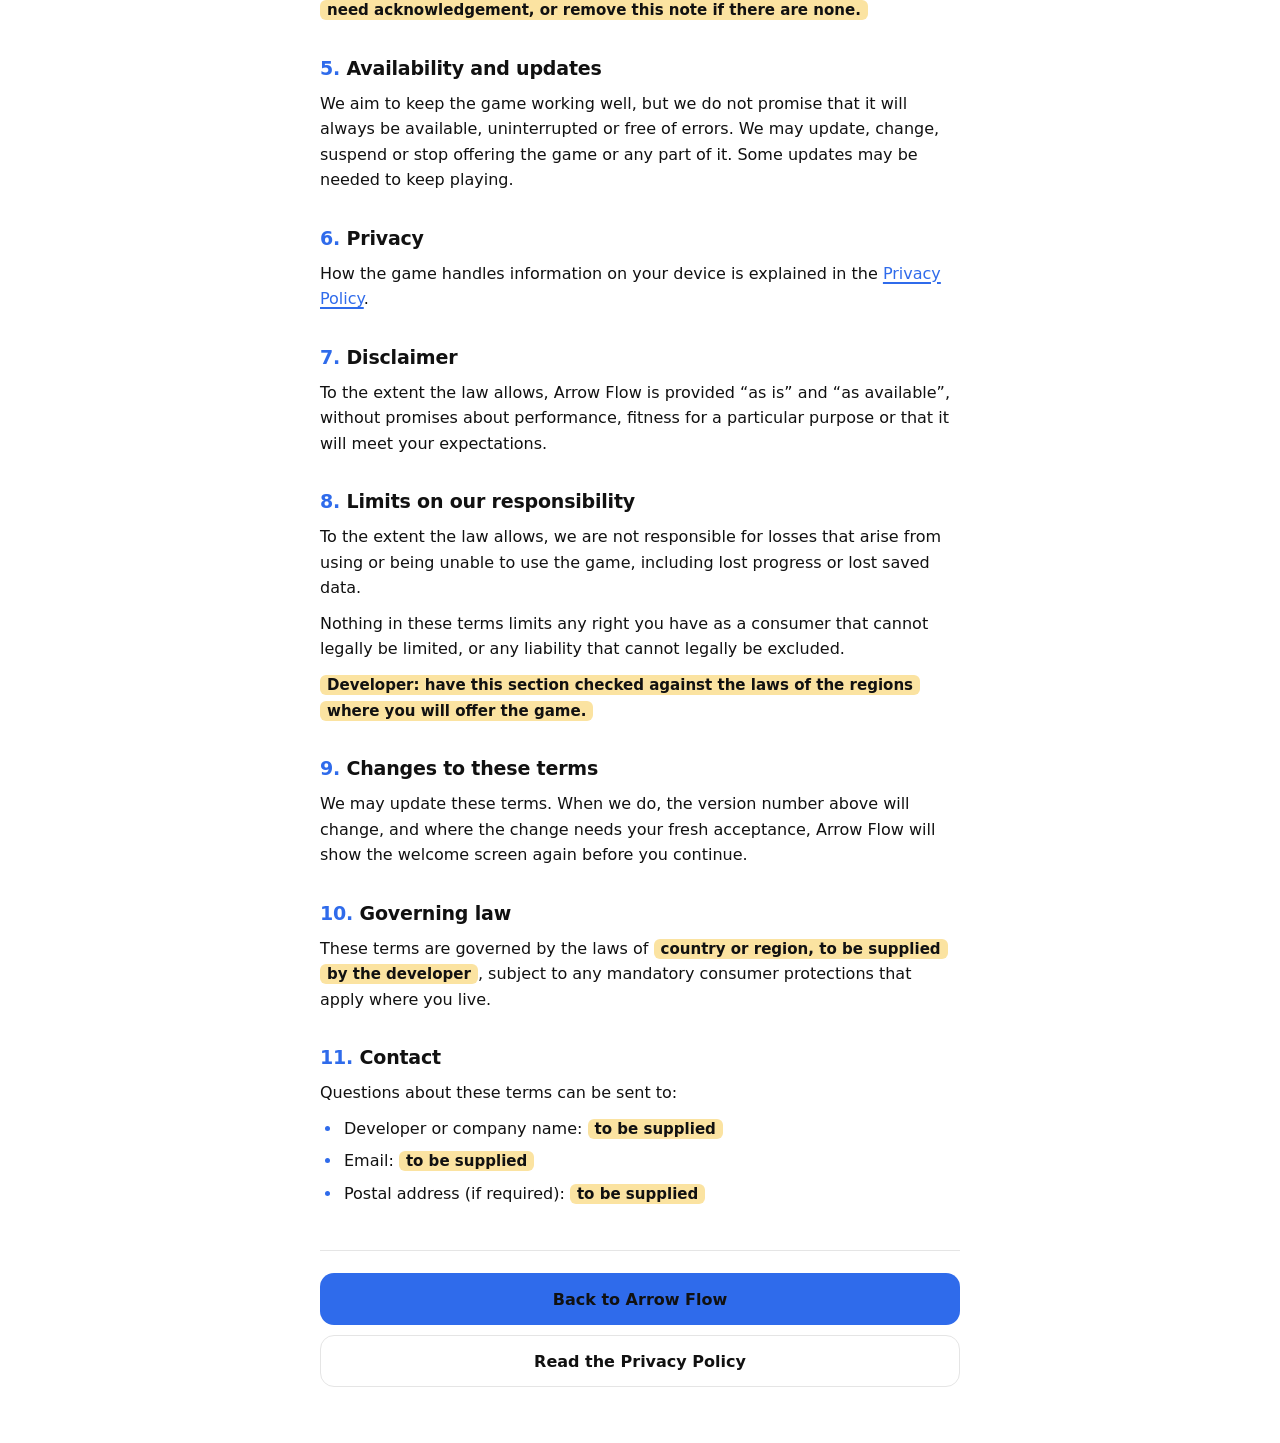
<file: terms/index.html>
<!doctype html>
<html lang="en">
<head>
  <meta charset="utf-8">
  <meta name="viewport" content="width=device-width, initial-scale=1, viewport-fit=cover">
  <meta name="theme-color" content="#E8EDF0">
  <title>Terms &amp; Conditions &middot; Arrow Flow</title>
  <meta name="description" content="The rules for using Arrow Flow.">
  <link rel="icon" href="../assets/icon.svg" type="image/svg+xml">
  <link rel="stylesheet" href="../css/style.css">
  <link rel="stylesheet" href="../css/legal.css">
</head>
<body class="legal">

<header class="legal__bar">
  <div class="legal__bar-in">
    <a class="icon-btn" href="../index.html" data-back aria-label="Back to Arrow Flow">
      <svg class="icon" viewBox="0 0 24 24" aria-hidden="true"><path d="M14.5 5.5 8 12l6.5 6.5"/></svg>
    </a>
    <p class="legal__bar-title">Terms &amp; Conditions</p>
  </div>
</header>

<main class="legal__main">
  <article class="legal">
    <div class="legal__brand" aria-hidden="true">
      <svg viewBox="0 0 96 96"><path d="M12 72H36Q54 72 54 54V46Q54 28 72 28H80" fill="none" stroke="currentColor" stroke-width="9" stroke-linecap="round" stroke-linejoin="round"/><path d="M70 14 86 28 70 42" fill="none" stroke="#F4A81D" stroke-width="9" stroke-linecap="round" stroke-linejoin="round"/></svg>
      <span class="wordmark">ARROW FLOW</span>
    </div>

    <h1>Terms &amp; Conditions</h1>
    <p class="legal__meta">Version 1.0 &middot; Effective date: <mark class="todo">to be set by the developer at publication</mark></p>

    <div class="legal__draft" role="note">
      <strong>Draft for the developer</strong>
      Highlighted fields like <mark class="todo">this</mark> must be completed or confirmed before this page is published. This text describes the current build of Arrow Flow only. It should be reviewed by a qualified legal adviser before release, because the rules that apply depend on where and how the game is offered.
    </div>

    <p class="legal__intro">These terms set out the ground rules for playing Arrow Flow. Please read them together with our <a href="../privacy-policy/index.html" data-sibling>Privacy Policy</a>.</p>

    <h2>Who provides the game</h2>
    <p>Arrow Flow is provided by <mark class="todo">developer or company legal name, to be supplied</mark> (&ldquo;we&rdquo;, &ldquo;us&rdquo;). &ldquo;You&rdquo; means the person playing the game.</p>
    <p>Minimum age to use the game: <mark class="todo">to be decided by the developer</mark>. If you are below the age at which you can accept these terms yourself, please ask a parent or guardian to read them with you.</p>

    <h2>Acceptable use</h2>
    <p>Arrow Flow is offered for your personal, non-commercial enjoyment. When you play, please do not:</p>
    <ul>
      <li>copy, sell, rent, republish or redistribute the game or any part of it, except where the law allows it or we have given written permission;</li>
      <li>take apart, extract or reuse the game&rsquo;s code, artwork or other assets, except where the law allows it regardless of these terms;</li>
      <li>use the game for anything unlawful, or in a way that harms others;</li>
      <li>interfere with how the game or the place it is distributed from operates;</li>
      <li>present the game, its name or its logo as your own, or in a way that suggests we endorse you.</li>
    </ul>

    <h2>Gameplay and virtual rewards</h2>
    <p>Levels, unlocks, progress markers and any other in-game rewards exist only for fun inside the game. They have no cash value, cannot be exchanged for money or anything of value, and do not become your property.</p>
    <p>Your progress is stored on your device. It can be lost if you reset it, clear your device or browser data, uninstall the game or change devices, and we are not able to restore it for you.</p>
    <p>The game does not currently offer purchases. We may change, rebalance, add or remove levels and features in updates, and a feature marked &ldquo;coming soon&rdquo; is not a promise that it will be released.</p>

    <h2>Intellectual property</h2>
    <p>The Arrow Flow name, logo, artwork, design, code and other content are owned by <mark class="todo">developer or company legal name, to be supplied</mark> or used with permission, and are protected by intellectual property laws.</p>
    <p>We give you a limited, personal, non-exclusive, non-transferable, revocable licence to play the game for your own use under these terms. Nothing here transfers any ownership to you.</p>
    <p><mark class="todo">Developer: list any third-party assets, fonts, libraries or licences that need acknowledgement, or remove this note if there are none.</mark></p>

    <h2>Availability and updates</h2>
    <p>We aim to keep the game working well, but we do not promise that it will always be available, uninterrupted or free of errors. We may update, change, suspend or stop offering the game or any part of it. Some updates may be needed to keep playing.</p>

    <h2>Privacy</h2>
    <p>How the game handles information on your device is explained in the <a href="../privacy-policy/index.html" data-sibling>Privacy Policy</a>.</p>

    <h2>Disclaimer</h2>
    <p>To the extent the law allows, Arrow Flow is provided &ldquo;as is&rdquo; and &ldquo;as available&rdquo;, without promises about performance, fitness for a particular purpose or that it will meet your expectations.</p>

    <h2>Limits on our responsibility</h2>
    <p>To the extent the law allows, we are not responsible for losses that arise from using or being unable to use the game, including lost progress or lost saved data.</p>
    <p>Nothing in these terms limits any right you have as a consumer that cannot legally be limited, or any liability that cannot legally be excluded.</p>
    <p><mark class="todo">Developer: have this section checked against the laws of the regions where you will offer the game.</mark></p>

    <h2>Changes to these terms</h2>
    <p>We may update these terms. When we do, the version number above will change, and where the change needs your fresh acceptance, Arrow Flow will show the welcome screen again before you continue.</p>

    <h2>Governing law</h2>
    <p>These terms are governed by the laws of <mark class="todo">country or region, to be supplied by the developer</mark>, subject to any mandatory consumer protections that apply where you live.</p>

    <h2>Contact</h2>
    <p>Questions about these terms can be sent to:</p>
    <ul>
      <li>Developer or company name: <mark class="todo">to be supplied</mark></li>
      <li>Email: <mark class="todo">to be supplied</mark></li>
      <li>Postal address (if required): <mark class="todo">to be supplied</mark></li>
    </ul>

    <footer class="legal__foot">
      <a class="btn btn--primary btn--center" href="../index.html" data-back>Back to Arrow Flow</a>
      <a class="btn btn--quiet btn--center" href="../privacy-policy/index.html" data-sibling>Read the Privacy Policy</a>
    </footer>
  </article>
</main>

<script src="../js/legal.js"></script>
</body>
</html>
</file>
<file: css/style.css>
/* ==========================================================================
   Arrow Flow: design tokens
   White surfaces, near-black text and arrows, restrained grey borders.
   ========================================================================== */
:root {
  --fog: #FFFFFF;
  --paper: #FFFFFF;
  --ink: #111111;
  --ink-2: #5B5B5B;
  --ink-3: #898989;
  --tide: #2F6BEB;
  --tide-soft: #EAF1FF;
  --saffron: #2F6BEB;
  --mist: #E5E5E5;
  --danger: #E54857;

  --r-s: 12px;
  --r-m: 18px;
  --r-l: 26px;

  --font: "Avenir Next", "Segoe UI Variable Text", "Segoe UI", Roboto, "Helvetica Neue", system-ui, sans-serif;
  --ease: cubic-bezier(.22, .8, .24, 1);
  --t: .34s;

  --safe-top: env(safe-area-inset-top, 0px);
  --safe-bottom: env(safe-area-inset-bottom, 0px);
}

/* ==========================================================================
   Base
   ========================================================================== */
*, *::before, *::after { box-sizing: border-box; margin: 0; }

html, body { height: 100%; }

body {
  font-family: var(--font);
  font-size: 16px;
  line-height: 1.35;
  color: var(--ink);
  background: var(--fog);
  overflow: hidden;
  overscroll-behavior: none;
  -webkit-font-smoothing: antialiased;
  -webkit-tap-highlight-color: transparent;
  -webkit-user-select: none;
  user-select: none;
  touch-action: manipulation;
}

[hidden] { display: none !important; }

button {
  font: inherit;
  color: inherit;
  background: none;
  border: 0;
  padding: 0;
  cursor: pointer;
  -webkit-appearance: none;
  appearance: none;
}

:focus-visible { outline: 3px solid var(--tide); outline-offset: 3px; }
.screen:focus { outline: none; }

.icon {
  width: 24px;
  height: 24px;
  flex: none;
  fill: none;
  stroke: currentColor;
  stroke-width: 2;
  stroke-linecap: round;
  stroke-linejoin: round;
}

/* ==========================================================================
   App frame: full-bleed on phones, a centred column on larger screens
   ========================================================================== */
.app {
  position: relative;
  width: 100%;
  height: 100vh;
  height: 100dvh;
  max-width: 480px;
  margin: 0 auto;
  overflow: hidden;
  overflow: clip;                 /* unlike hidden, clip can never be scrolled by focus or scrollIntoView, so the layout cannot shift */
  background: var(--fog);
}

@media (min-width: 600px) and (min-height: 720px) {
  body { display: grid; place-items: center; background: #FFFFFF; }
  .app {
    height: min(900px, calc(100dvh - 48px));
    border-radius: 36px;
    border: 1px solid var(--mist);
  }
}

.screens { position: absolute; inset: 0; }

/* ==========================================================================
   Screens and transitions
   Inactive screens sit offset by --shift (set from JS) and fade out.
   ========================================================================== */
.screen {
  position: absolute;
  inset: 0;
  display: flex;
  flex-direction: column;
  background: var(--fog);
  visibility: hidden;
  opacity: 0;
  pointer-events: none;
  transform: translateX(var(--shift, 0px));
  transition:
    opacity var(--t) var(--ease),
    transform var(--t) var(--ease),
    visibility 0s linear var(--t);
}

.screen.is-active {
  z-index: 2;
  visibility: visible;
  opacity: 1;
  pointer-events: auto;
  transform: none;
  transition:
    opacity var(--t) var(--ease),
    transform var(--t) var(--ease),
    visibility 0s;
}

[data-motion="reduced"] *,
[data-motion="reduced"] *::before,
[data-motion="reduced"] *::after {
  animation-duration: .01ms !important;
  animation-delay: 0s !important;
  animation-iteration-count: 1 !important;
  transition-duration: .01ms !important;
  transition-delay: 0s !important;
}

/* ==========================================================================
   Shared components
   ========================================================================== */
.wordmark {
  font-weight: 800;
  letter-spacing: .14em;
  line-height: 1;
}

.btn {
  display: flex;
  align-items: center;
  gap: 10px;
  width: 100%;
  min-height: 54px;
  padding: 0 16px;
  border-radius: 14px;
  font-weight: 700;
  text-align: left;
  transition: transform .12s var(--ease), background-color .2s, border-color .2s;
}
.btn:active { transform: scale(.98); }
.btn--center { justify-content: center; text-align: center; min-height: 52px; }
.btn--primary { background: var(--tide); color: #FFFFFF; }
.btn--quiet { background: var(--paper); border: 1px solid var(--mist); }
.btn--text { min-height: 48px; color: var(--ink-2); font-weight: 600; font-size: 15px; }
.btn--danger { background: var(--danger); color: #fff; }
.btn__text { display: flex; flex-direction: column; gap: 2px; }
.btn__title { font-size: 17px; line-height: 1.1; }
.btn__sub { font-size: 12px; font-weight: 600; opacity: .72; }

.icon-btn {
  display: grid;
  place-items: center;
  width: 44px;
  height: 44px;
  flex: none;
  border-radius: 12px;
  background: var(--paper);
  border: 1px solid var(--mist);
  transition: transform .12s var(--ease);
}
.icon-btn:active { transform: scale(.94); }

.topbar {
  display: flex;
  align-items: center;
  gap: 10px;
  padding: calc(var(--safe-top) + 10px) 14px 8px;
}
.topbar__title { font-size: 19px; font-weight: 800; letter-spacing: -.01em; flex: 1; }
.topbar__meta { font-size: 12px; font-weight: 600; color: var(--ink-2); font-variant-numeric: tabular-nums; }

.progress {
  height: 4px;
  border-radius: 99px;
  background: var(--mist);
  overflow: hidden;
}
.progress__fill {
  display: block;
  width: var(--p, 0%);
  height: 100%;
  border-radius: inherit;
  background: var(--tide);
  transition: width .5s var(--ease);
}

@media (hover: hover) {
  .btn--quiet:hover, .icon-btn:hover, .tile:hover, .ctrl:hover { border-color: var(--tide); }
}

/* ==========================================================================
   Splash
   ========================================================================== */
.splash {
  align-items: center;
  justify-content: center;
  gap: 22px;
  background: #FFFFFF;
  color: var(--ink);
}
.splash__mark { width: 88px; height: 88px; }
.splash__mark path {
  fill: none;
  stroke-width: 9;
  stroke-linecap: round;
  stroke-linejoin: round;
  stroke-dasharray: 1;
  stroke-dashoffset: 0;
}
.splash__flow { stroke: var(--ink); animation: draw .9s var(--ease) .15s both; }
.splash__head { stroke: var(--saffron); animation: draw .45s var(--ease) .85s both; }
.splash__word { font-size: 16px; letter-spacing: .3em; padding-left: .3em; animation: rise .6s var(--ease) 1s both; }
.splash__load {
  width: 80px;
  height: 3px;
  border-radius: 3px;
  background: #E5E5E5;
  overflow: hidden;
}
.splash__load span {
  display: block;
  height: 100%;
  background: var(--saffron);
  transform-origin: left;
  animation: load 1.9s linear both;
}

@keyframes draw { from { stroke-dashoffset: 1; } }
@keyframes rise { from { opacity: 0; transform: translateY(8px); } }
@keyframes load { from { transform: scaleX(0); } }

/* ==========================================================================
   Home
   ========================================================================== */
.home {
  padding: calc(var(--safe-top) + 20px) 20px calc(var(--safe-bottom) + 20px);
  gap: 16px;
}

.home__hero {
  flex: 1 1 0;
  min-height: 0;
  display: flex;
  align-items: center;
  justify-content: center;
}
.home__hero .board__svg { width: 100%; height: 100%; }

.home__body { display: flex; flex-direction: column; gap: 22px; }

.lockup { display: flex; align-items: center; gap: 18px; }
.lockup__mark { width: 64px; height: 64px; color: var(--ink); flex: none; }
.wordmark--stack { font-size: 34px; letter-spacing: .12em; line-height: .98; }
.wordmark--stack span { display: block; }

.home__actions { display: flex; flex-direction: column; gap: 12px; }

.tile-grid { display: grid; grid-template-columns: 1fr 1fr; gap: 12px; }

.tile {
  display: flex;
  flex-direction: column;
  align-items: flex-start;
  justify-content: space-between;
  gap: 14px;
  min-height: 104px;
  padding: 16px;
  border-radius: var(--r-m);
  background: var(--paper);
  border: 1px solid var(--mist);
  text-align: left;
  transition: transform .12s var(--ease), border-color .2s;
}
.tile:active { transform: scale(.98); }
.tile .icon { color: var(--tide); }
.tile__title { display: block; font-size: 16px; font-weight: 700; }
.tile__sub { display: block; margin-top: 2px; font-size: 13px; color: var(--ink-2); }
.tile--compact {
  flex-direction: row;
  align-items: center;
  justify-content: flex-start;
  gap: 12px;
  min-height: 60px;
  padding: 0 16px;
}

/* Short phones: tighten so the hero keeps some room */
@media (max-height: 680px) {
  .home { gap: 8px; }
  .home__body { gap: 14px; }
  .lockup__mark { width: 48px; height: 48px; }
  .wordmark--stack { font-size: 28px; }
  .btn { min-height: 58px; }
  .tile { min-height: 88px; padding: 12px 14px; gap: 8px; }
  .tile--compact { min-height: 52px; }
}

/* ==========================================================================
   Board art (shared by the home hero and the gameplay board)
   ========================================================================== */
.board__svg { display: block; overflow: visible; }
.dot { fill: var(--mist); }

.arrow { --c: var(--ink); cursor: pointer; }
.arrow--tide { --c: var(--ink); }
.arrow--accent { --c: var(--saffron); }
.arrow__line {
  fill: none;
  stroke: var(--c);
  stroke-width: 6;
  stroke-linecap: round;
  stroke-linejoin: round;
}
.arrow__head {
  fill: var(--c);
  stroke: var(--c);
  stroke-width: 3;
  stroke-linejoin: round;
}
.arrow__hit {
  fill: none;
  stroke: transparent;
  stroke-width: 30;
  stroke-linecap: round;
  stroke-linejoin: round;
  pointer-events: stroke;
}

/* ==========================================================================
   Level selection
   ========================================================================== */
.levels__scroll {
  position: relative;
  flex: 1;
  min-height: 0;
  overflow-y: auto;
  padding: 4px 16px calc(var(--safe-bottom) + 32px);
  scrollbar-width: none;
  -webkit-overflow-scrolling: touch;
}
.levels__scroll::-webkit-scrollbar { display: none; }

.chapter + .chapter { margin-top: 20px; }
.chapter__head {
  display: flex;
  align-items: baseline;
  justify-content: space-between;
  margin-bottom: 8px;
  padding: 0 2px;
}
.chapter__name { font-size: 15px; font-weight: 800; letter-spacing: .02em; }
.chapter__meta { font-size: 12px; font-weight: 600; color: var(--ink-2); font-variant-numeric: tabular-nums; }
.chapter__grid { display: grid; grid-template-columns: repeat(5, 1fr); gap: 8px; }

.lvl {
  position: relative;
  display: grid;
  place-items: center;
  aspect-ratio: 1;
  border-radius: 13px;
  font-size: 16px;
  font-weight: 700;
  font-variant-numeric: tabular-nums;
  background: var(--paper);
  border: 1px solid var(--mist);
  transition: transform .12s var(--ease);
}
.lvl:active { transform: scale(.94); }
.lvl .icon { width: 18px; height: 18px; }

.lvl--done { background: var(--tide-soft); border-color: transparent; }
.lvl__badge { position: absolute; top: 5px; right: 5px; width: 14px; height: 14px; color: var(--tide); stroke-width: 3.2; }

.lvl--current { background: var(--saffron); border-color: transparent; }
.lvl--current::after {
  content: "";
  position: absolute;
  inset: -2px;
  border-radius: 15px;
  border: 2px solid var(--saffron);
  animation: ping 2.4s ease-out infinite;
  pointer-events: none;
}
@keyframes ping {
  0%   { opacity: .9; transform: scale(1); }
  70%, 100% { opacity: 0; transform: scale(1.22); }
}

.lvl--locked { background: rgba(202, 213, 219, .45); border-color: transparent; color: var(--ink-3); }

/* ==========================================================================
   Gameplay
   ========================================================================== */
.game__bar {
  display: grid;
  grid-template-columns: 44px 1fr auto;
  align-items: center;
  gap: 10px;
  padding: calc(var(--safe-top) + 10px) 12px 6px;
}
.game__meta { display: flex; flex-direction: column; gap: 5px; min-width: 0; }
.game__level { font-size: 17px; font-weight: 800; letter-spacing: -.01em; line-height: 1; }
.game__count { font-size: 13px; font-weight: 700; color: var(--ink-2); font-variant-numeric: tabular-nums; }
.game__status { display: flex; flex-direction: column; align-items: flex-end; gap: 3px; }
.game__lives { display: flex; align-items: center; gap: 2px; color: var(--danger); }
.game__life { width: 18px; height: 18px; color: currentColor; transition: color .18s, transform .18s, opacity .18s; }
.game__life--spent { color: #D5D9E0; transform: scale(.86); }

.game__stage {
  flex: 1;
  min-height: 0;
  display: flex;
  align-items: center;
  justify-content: center;
  padding: 6px 12px;
  container-type: size;
}
.board {
  width: min(92cqw, 92cqh, 420px);
  height: min(92cqw, 92cqh, 420px);
  padding: 10px;
  border-radius: 18px;
  background: var(--paper);
  border: 1px solid var(--mist);
  animation: settle .5s var(--ease) both;
}
.board .board__svg { width: 100%; height: 100%; }
@keyframes settle { from { opacity: 0; transform: scale(.97); } }

.game__controls {
  display: flex;
  gap: 8px;
  padding: 6px 12px calc(var(--safe-bottom) + 12px);
}
.ctrl {
  flex: 1;
  display: flex;
  align-items: center;
  justify-content: center;
  gap: 8px;
  min-height: 48px;
  border-radius: 14px;
  background: var(--paper);
  border: 1px solid var(--mist);
  font-size: 14px;
  font-weight: 700;
  transition: transform .12s var(--ease), border-color .2s;
}
.ctrl:active { transform: scale(.97); }
.ctrl .icon { color: var(--tide); }

/* ==========================================================================
   Level complete
   ========================================================================== */
.complete { padding-bottom: calc(var(--safe-bottom) + 20px); }
.complete__body {
  flex: 1;
  display: flex;
  flex-direction: column;
  align-items: center;
  justify-content: center;
  gap: 8px;
  padding: calc(var(--safe-top) + 24px) 24px 0;
  text-align: center;
}
.seal { width: 132px; height: 132px; margin-bottom: 20px; overflow: visible; }
.seal__disc { fill: var(--saffron); transform-origin: center; transform-box: fill-box; }
.seal__ring {
  fill: none;
  stroke: var(--tide);
  stroke-width: 4;
  stroke-linecap: round;
  stroke-dasharray: 1;
  transform: rotate(-90deg);
  transform-origin: center;
  transform-box: fill-box;
}
.seal__check {
  fill: none;
  stroke: var(--ink);
  stroke-width: 8;
  stroke-linecap: round;
  stroke-linejoin: round;
  stroke-dasharray: 1;
}
.complete.is-active .seal__disc  { animation: pop .5s var(--ease) both; }
.complete.is-active .seal__ring  { animation: draw .8s var(--ease) .15s both; }
.complete.is-active .seal__check { animation: draw .45s var(--ease) .5s both; }
@keyframes pop { from { opacity: 0; transform: scale(.6); } }

.complete__title { font-size: 32px; font-weight: 800; letter-spacing: -.015em; }
.complete__sub { font-size: 17px; color: var(--ink-2); }
.summary { width: 100%; max-width: 300px; margin-top: 26px; }
.summary p { margin-top: 10px; font-size: 14px; font-weight: 600; color: var(--ink-2); font-variant-numeric: tabular-nums; }

.complete__actions { display: grid; gap: 12px; padding: 0 20px; }
.split { display: grid; grid-template-columns: 1fr 1fr; gap: 12px; }

/* ==========================================================================
   Settings
   ========================================================================== */
.settings__scroll {
  flex: 1;
  min-height: 0;
  overflow-y: auto;
  display: flex;
  flex-direction: column;
  gap: 12px;
  padding: 6px 14px calc(var(--safe-bottom) + 20px);
}
.group {
  border-radius: 16px;
  background: var(--paper);
  border: 1px solid var(--mist);
  overflow: hidden;
}
.row {
  display: flex;
  align-items: center;
  justify-content: space-between;
  gap: 12px;
  width: 100%;
  min-height: 60px;
  padding: 10px 14px;
  text-align: left;
}
.row + .row { border-top: 1px solid var(--mist); }
.row__text { display: flex; flex-direction: column; gap: 2px; min-width: 0; }
.row__title { font-size: 15px; font-weight: 700; }
.row__sub { font-size: 12px; color: var(--ink-2); }
.row--danger .row__title { color: var(--danger); }

.switch {
  position: relative;
  flex: none;
  width: 52px;
  height: 32px;
  border-radius: 99px;
  background: var(--mist);
  transition: background-color .22s;
}
.switch::after {
  content: "";
  position: absolute;
  top: 3px;
  left: 3px;
  width: 26px;
  height: 26px;
  border-radius: 50%;
  background: var(--paper);
  transition: transform .26s var(--ease);
}
.row[aria-checked="true"] .switch { background: var(--tide); }
.row[aria-checked="true"] .switch::after { transform: translateX(20px); }

.settings__note { padding: 4px 6px; font-size: 13px; color: var(--ink-2); max-width: 36ch; }

/* ==========================================================================
   Sheets and toast
   ========================================================================== */
.sheet {
  position: absolute;
  inset: 0;
  z-index: 20;
  display: flex;
  align-items: flex-end;
  visibility: hidden;
  pointer-events: none;
  transition: visibility 0s linear .32s;
}
.sheet.is-open { visibility: visible; pointer-events: auto; transition-delay: 0s; }

.sheet__scrim {
  position: absolute;
  inset: 0;
  background: rgba(15, 34, 48, .46);
  opacity: 0;
  transition: opacity .28s;
}
.sheet.is-open .sheet__scrim { opacity: 1; }

.sheet__panel {
  position: relative;
  width: 100%;
  padding: 10px 20px calc(var(--safe-bottom) + 20px);
  border-radius: 28px 28px 0 0;
  background: var(--paper);
  transform: translateY(100%);
  transition: transform .34s var(--ease);
}
.sheet.is-open .sheet__panel { transform: none; }

.sheet__grab { display: block; width: 40px; height: 4px; margin: 0 auto 18px; border-radius: 4px; background: var(--mist); }
.sheet__title { font-size: 24px; font-weight: 800; letter-spacing: -.01em; margin-bottom: 16px; }
.sheet__note { margin: 12px 0 4px; font-size: 14px; color: var(--ink-2); line-height: 1.45; max-width: 44ch; }
.sheet__stack { display: grid; gap: 10px; margin-top: 18px; }

.facts { display: grid; grid-template-columns: repeat(3, 1fr); gap: 12px; margin-bottom: 18px; }
.facts dt { font-size: 13px; color: var(--ink-2); }
.facts dd { margin-top: 4px; font-size: 24px; font-weight: 800; font-variant-numeric: tabular-nums; }

.toast {
  position: absolute;
  left: 50%;
  bottom: calc(var(--safe-bottom) + 96px);
  z-index: 30;
  max-width: calc(100% - 40px);
  padding: 12px 18px;
  border-radius: 14px;
  background: var(--ink);
  color: var(--fog);
  font-size: 14px;
  font-weight: 600;
  text-align: center;
  opacity: 0;
  transform: translate(-50%, 10px);
  pointer-events: none;
  transition: opacity .22s, transform .28s var(--ease);
}
.toast.is-visible { opacity: 1; transform: translate(-50%, 0); }

/* ==========================================================================
   Playable board
   ========================================================================== */
.sr-only {
  position: absolute; width: 1px; height: 1px; margin: -1px; padding: 0;
  overflow: hidden; clip: rect(0 0 0 0); white-space: nowrap; border: 0;
}
.game .board {
  overflow: hidden;                      /* arrows slide out past the board edge and are cut cleanly */
  touch-action: manipulation;
  -webkit-tap-highlight-color: transparent;
  user-select: none;
  -webkit-user-select: none;
}
.game .board .board__svg { overflow: hidden; }
.game .arrow { outline: none; }
.game .arrow__hit { stroke-width: 36; }  /* generous touch target; still narrower than one cell (40) */
.game .arrow:focus-visible .arrow__line { stroke-width: 9; }
.game .arrow:focus-visible .arrow__head { stroke-width: 5; }
.arrow.is-leaving { pointer-events: none; }
/* Blocked feedback: colour (so it still reads with motion reduced) plus a small bump (see render.js). */
.arrow.is-blocked-by { --c: var(--ink); }
.arrow.is-blocked-by .arrow__line { animation: blocked-pulse .65s ease-in-out; }
.arrow.is-blocked-tap { --c: var(--danger); opacity: .85; }
@keyframes blocked-pulse { 50% { stroke-width: 8.5; } }

/* Hint: saffron colour (kept when motion is reduced) plus a gentle pulse. */
.arrow.is-hint { --c: var(--tide); }
.arrow.is-hint .arrow__line { stroke-width: 8; animation: hint-pulse 1s ease-in-out 3; }
.arrow.is-hint .arrow__head { animation: hint-glow 1s ease-in-out 3; }
@keyframes hint-pulse { 50% { stroke-width: 11; } }
@keyframes hint-glow { 50% { stroke-width: 6; } }

/* Undo: the restored arrow fades back in. */
.arrow.is-restored { animation: restore-in .4s var(--ease); }
@keyframes restore-in { from { opacity: 0; } }

/* Level cleared: the empty board gives one soft pulse before the complete screen. */
.board.is-solved { animation: solved-pulse .6s var(--ease); }
@keyframes solved-pulse { 40% { transform: scale(1.025); } }

/* Greyed-out (not disabled) so a tap on Undo can still explain that there is nothing to undo. */
.ctrl.is-off { opacity: .55; }
.ctrl:active { transition-duration: .06s; }
</file>
<file: css/onboarding.css>
/* ==========================================================================
   Onboarding: welcome screen, tutorial, and link rows in settings.
   Uses the tokens and components from style.css. Loaded after it.
   ========================================================================== */

/* Link rows (settings + welcome) reuse .row, which was written for buttons */
a.row { color: inherit; text-decoration: none; }
.row__go { width: 20px; height: 20px; color: var(--ink-2); }
@media (hover: hover) {
  a.row:hover, button.row:hover { background: rgba(36, 96, 123, .06); }
}

/* ==========================================================================
   Welcome
   ========================================================================== */
.welcome__scroll {
  flex: 1;
  min-height: 0;
  overflow-y: auto;
  display: flex;
  flex-direction: column;
  padding: calc(var(--safe-top) + 24px) 22px 16px;
  scrollbar-width: none;
}
.welcome__scroll::-webkit-scrollbar { display: none; }

.welcome__brand {
  display: flex;
  flex-direction: column;
  align-items: center;
  gap: 12px;
  margin-bottom: 18px;
}
.welcome__mark { width: 64px; height: 64px; color: var(--ink); }
.welcome__word {
  font-size: 14px;
  letter-spacing: .34em;
  padding-left: .34em;
  color: var(--ink-2);
}

.welcome__title {
  text-align: center;
  font-size: 28px;
  font-weight: 800;
  letter-spacing: -.015em;
  line-height: 1.12;
  text-wrap: balance;
}
.welcome__lead {
  max-width: 34ch;
  margin: 12px auto 0;
  text-align: center;
  font-size: 16px;
  line-height: 1.45;
  color: var(--ink-2);
}
.welcome__update {
  margin: 18px 0 0;
  padding: 12px 14px;
  border-radius: var(--r-s);
  background: var(--tide-soft);
  font-size: 14px;
  line-height: 1.4;
}

.points { list-style: none; padding: 0; margin: 20px 0 18px; display: grid; gap: 10px; }
.points li { display: flex; align-items: flex-start; gap: 12px; font-size: 15px; line-height: 1.4; }
.points .icon {
  width: 26px;
  height: 26px;
  padding: 4px;
  border-radius: 50%;
  background: var(--tide-soft);
  color: var(--tide);
  stroke-width: 3;
}
.points span { padding-top: 2px; }

.welcome__links .row { min-height: 56px; }

.welcome__foot {
  display: grid;
  gap: 12px;
  padding: 14px 20px calc(var(--safe-bottom) + 20px);
  background: var(--fog);
  border-top: 1px solid var(--mist);
}
.welcome__fine { font-size: 12.5px; line-height: 1.4; color: var(--ink-2); text-align: center; }

.welcome.is-active .welcome__brand { animation: rise .6s var(--ease) .05s both; }
.welcome.is-active .welcome__title,
.welcome.is-active .welcome__lead  { animation: rise .6s var(--ease) .15s both; }
.welcome.is-active .points,
.welcome.is-active .welcome__links { animation: rise .6s var(--ease) .25s both; }

@media (max-height: 680px) {
  .welcome__scroll { padding-top: calc(var(--safe-top) + 14px); }
  .welcome__brand { margin-bottom: 12px; gap: 8px; }
  .welcome__mark { width: 48px; height: 48px; }
  .welcome__title { font-size: 25px; }
  .points { margin: 14px 0 12px; gap: 8px; }
}

/* ==========================================================================
   Tutorial
   ========================================================================== */
.tut__bar {
  display: flex;
  align-items: center;
  gap: 12px;
  padding: calc(var(--safe-top) + 14px) 16px 8px 20px;
}
.tut__title { flex: 1; font-size: 22px; font-weight: 800; letter-spacing: -.01em; }
.tut__skip {
  min-height: 48px;
  padding: 0 18px;
  border-radius: 14px;
  background: var(--paper);
  border: 1px solid var(--mist);
  font-size: 15px;
  font-weight: 700;
  transition: transform .12s var(--ease), border-color .2s;
}
.tut__skip:active { transform: scale(.96); }
@media (hover: hover) { .tut__skip:hover { border-color: var(--tide); } }

.tut__steps { display: flex; gap: 8px; padding: 6px 20px 0; }
.tut__steps span {
  flex: 1;
  height: 6px;
  border-radius: 99px;
  background: var(--mist);
  transition: background-color .3s;
}
.tut__steps .is-done { background: var(--tide); }
.tut__steps .is-current { background: var(--saffron); }

.tut__stage {
  flex: 1;
  min-height: 0;
  display: flex;
  align-items: center;
  justify-content: center;
  padding: 16px 16px calc(var(--safe-bottom) + 20px);
  container-type: size;
}
.tutorial .board { max-width: 100%; }
.tutorial .arrow { outline: none; }
.tutorial .arrow:focus-visible .arrow__line { stroke-width: 9; }

.tut__coach {
  margin: 16px 16px 0;
  padding: 16px 18px;
  min-height: 94px;
  border-radius: var(--r-m);
  background: var(--paper);
  border: 1px solid var(--mist);
}
.tut__coach-title { font-size: 18px; font-weight: 800; letter-spacing: -.005em; }
.tut__coach-body { margin-top: 4px; font-size: 15px; line-height: 1.4; color: var(--ink-2); }

/* Teaching states on the arrows */
.arrow.is-target { --c: var(--saffron); }
.arrow.is-blocker { --c: var(--danger); }
.arrow.is-target .arrow__line  { animation: tut-pulse 1.5s ease-in-out infinite; }
.arrow.is-blocker .arrow__line { animation: tut-pulse .9s ease-in-out infinite; }
@keyframes tut-pulse { 50% { stroke-width: 9.5; } }

/* Success layer */
.tut__done {
  position: absolute;
  inset: 0;
  z-index: 5;
  display: flex;
  flex-direction: column;
  align-items: center;
  justify-content: center;
  gap: 8px;
  padding: calc(var(--safe-top) + 24px) 24px calc(var(--safe-bottom) + 24px);
  background: var(--fog);
  text-align: center;
  opacity: 0;
  visibility: hidden;
  transition: opacity .3s var(--ease), visibility 0s linear .3s;
}
.tut__done.is-on { opacity: 1; visibility: visible; transition-delay: 0s; }
.tut__done-title { font-size: 30px; font-weight: 800; letter-spacing: -.015em; }
.tut__done-sub { font-size: 17px; color: var(--ink-2); }
.tut__done-btn { max-width: 320px; margin-top: 28px; }

.tut__done.is-on .seal__disc  { animation: pop .5s var(--ease) both; }
.tut__done.is-on .seal__ring  { animation: draw .8s var(--ease) .15s both; }
.tut__done.is-on .seal__check { animation: draw .45s var(--ease) .5s both; }

@media (max-height: 680px) {
  .tut__coach { min-height: 84px; padding: 12px 16px; margin-top: 10px; }
  .tut__coach-title { font-size: 16px; }
}
</file>
<file: css/home.css>
/* Arrow Flow: Home, Daily Challenges, tab bar and Daily intro.
   White backgrounds, black typography and restrained neutral accents. */
.home, .daily, .tabbar, .sheet--themed {
  --navy: #111111;
  --navy-2: #292929;
  --blue: #111111;
  --blue-d: #111111;
  --sky: #F1F1F1;
  --ice: #FFFFFF;
  --line: #E5E5E5;
  --muted: #5B5B5B;
  --glow: #777777;
}

.home, .daily { background: var(--ice); color: var(--navy); padding: 0; gap: 0; overflow: hidden; }

/* Background shapes */
.bgshape { display: none; position: absolute; pointer-events: none; z-index: 0; }
.bgshape--a { top: -90px; right: -80px; width: 270px; height: 270px; border-radius: 50%; background: var(--sky); opacity: .75; }
.bgshape--b { bottom: 120px; left: -70px; width: 190px; height: 190px; border-radius: 44px; background: var(--sky); opacity: .5; transform: rotate(18deg); }

.hscroll {
  position: relative;
  z-index: 1;
  flex: 1 1 auto;
  min-height: 0;
  overflow-y: auto;
  overscroll-behavior: contain;
  display: flex;
  flex-direction: column;
  gap: 10px;
  padding: calc(var(--safe-top) + 12px) 14px calc(var(--safe-bottom) + 78px);
}
.daily .hscroll { padding-bottom: 10px; }

/* Brand */
.brand { display: flex; align-items: center; gap: 9px; }
.brand__mark { width: 34px; height: 34px; color: var(--navy); --mark-head: var(--blue); }
.brand__word { font-size: 16px; font-weight: 800; letter-spacing: .2em; color: var(--navy); }

/* Cards */
.card {
  position: relative;
  background: #fff;
  border: 1px solid var(--line);
  border-radius: 18px;
  padding: 14px;
  box-shadow: 0 8px 20px -16px rgba(10, 26, 51, .5);
}
.hero {
  position: relative;
  overflow: hidden;
  background: #FFFFFF;
  color: var(--navy);
  border: 1px solid var(--line);
  border-radius: 18px;
  padding: 15px;
  box-shadow: 0 8px 20px -16px rgba(0, 0, 0, .16);
}
.home .hero { padding: 12px; }
.hero__deco { display: none; }
.eyebrow { font-size: 12px; font-weight: 700; letter-spacing: .14em; text-transform: uppercase; }
.hero .eyebrow { color: var(--muted); }
.hero__level { display: flex; align-items: baseline; gap: 8px; margin-top: 7px; }
.hero__level span { font-size: 14px; font-weight: 700; color: var(--muted); }
.hero__level b { font-size: 36px; font-weight: 800; line-height: 1; letter-spacing: -.02em; font-variant-numeric: tabular-nums; }
.hero__chapter { margin-top: 3px; font-size: 13px; font-weight: 600; color: var(--muted); }
.hprog { height: 4px; margin-top: 12px; border-radius: 99px; background: #E5E5E5; overflow: hidden; }
.hprog span { display: block; width: var(--p, 0%); height: 100%; border-radius: inherit; background: #111111; transition: width .5s var(--ease); }
.hero__meta { margin-top: 6px; font-size: 12px; font-weight: 600; color: var(--muted); }
.hero__note { margin-top: 3px; font-size: 11px; line-height: 1.35; color: var(--muted); }
.home .hero__note { display: none; }
.hero .cta { margin-top: 11px; background: #111111; color: #FFFFFF; }

.cta {
  display: flex;
  align-items: center;
  justify-content: center;
  gap: 10px;
  width: 100%;
  min-height: 48px;
  padding: 0 14px;
  border-radius: 14px;
  background: var(--blue);
  color: #fff;
  font-size: 15px;
  font-weight: 800;
  transition: transform .12s var(--ease), background-color .2s;
}
.cta:active { transform: scale(.98); }
.cta small { font-size: 13px; font-weight: 600; opacity: .8; }
.cta--soft { background: #F1F1F1; color: var(--blue-d); }
.cta--quiet { background: transparent; color: var(--muted); min-height: 44px; font-size: 14px; font-weight: 700; }
.cta--danger { background: var(--danger); }
.link-btn { display: block; width: 100%; min-height: 44px; margin-top: 2px; font-size: 13px; font-weight: 700; color: var(--glow); }
.link-btn:active { opacity: .7; }

/* Daily card on Home */
.dcard__head { display: flex; align-items: center; gap: 11px; }
.dcard__icon { display: grid; place-items: center; width: 40px; height: 40px; flex: none; border-radius: 12px; background: var(--sky); color: var(--blue-d); }
.dcard .eyebrow { color: var(--muted); }
.dcard__date { margin-top: 2px; font-size: 16px; font-weight: 800; letter-spacing: -.01em; }
.dcard__status { margin-top: 8px; display: flex; justify-content: space-between; gap: 10px; font-size: 12px; font-weight: 600; color: var(--muted); }
.dcard .cta { margin-top: 10px; }

/* Secondary row */
.chips { display: grid; grid-template-columns: repeat(3, 1fr); gap: 8px; }
.chip {
  display: flex; flex-direction: column; align-items: center; justify-content: center; gap: 6px;
  min-height: 56px; border-radius: 14px; background: #fff; border: 1px solid var(--line);
  font-size: 12px; font-weight: 700; color: var(--navy);
  transition: transform .12s var(--ease), border-color .2s;
}
.chip .icon { color: var(--blue); }
.chip:active { transform: scale(.97); }

/* Tab bar */
.tabbar {
  position: absolute; left: 0; right: 0; bottom: 0; z-index: 6;
  display: flex; gap: 4px;
  padding: 6px 12px calc(var(--safe-bottom) + 6px);
  background: rgba(255, 255, 255, .96);
  border-top: 1px solid var(--line);
  visibility: hidden;
  transform: translateY(100%);
  transition: transform var(--t) var(--ease), visibility 0s linear var(--t);
}
.tabbar.is-visible { visibility: visible; transform: none; transition: transform var(--t) var(--ease), visibility 0s; }
.tab {
  flex: 1; display: flex; flex-direction: column; align-items: center; justify-content: center; gap: 2px;
  min-height: 44px; border-radius: 12px; color: var(--muted); font-size: 11px; font-weight: 700;
  transition: background-color .2s, color .2s;
}
.tab[aria-current="page"] { background: var(--sky); color: var(--blue-d); }

/* Daily screen */
.dhero {
  position: relative; overflow: hidden;
  display: grid; grid-template-columns: 1fr 76px; align-items: center; gap: 8px;
  background: #FFFFFF; color: var(--navy); border: 1px solid var(--line); border-radius: 18px; padding: 14px;
  box-shadow: 0 8px 20px -16px rgba(0, 0, 0, .16);
}
.dhero::before { display: none; }
.dhero > * { position: relative; }
.dhero__title { font-size: 21px; font-weight: 800; letter-spacing: -.02em; line-height: 1.1; }
.dhero__month { margin-top: 4px; font-size: 14px; font-weight: 600; color: var(--muted); }
.dhero__count { display: inline-block; margin-top: 8px; padding: 4px 10px; border-radius: 99px; background: #F1F1F1; font-size: 12px; font-weight: 700; }
.dhero__stars { margin-top: 6px; font-size: 11px; font-weight: 600; color: var(--muted); }
.dhero__art { width: 76px; height: 76px; }

.cal__nav { display: flex; align-items: center; justify-content: space-between; margin-bottom: 8px; }
.cal__title { font-size: 16px; font-weight: 800; }
.cal__btn { display: grid; place-items: center; width: 40px; height: 40px; border-radius: 12px; background: var(--ice); color: var(--navy); }
.cal__btn:disabled { opacity: .35; }
.cal__btn--next .icon { transform: none; }
.cal__week, .cal__grid { display: grid; grid-template-columns: repeat(7, 1fr); }
.cal__week { text-align: center; font-size: 10px; font-weight: 700; color: var(--muted); margin-bottom: 4px; }
.cal__grid { gap: 4px; }
.day {
  position: relative; aspect-ratio: 1; display: grid; place-items: center;
  border-radius: 10px; background: var(--ice); color: var(--navy);
  font-size: 13px; font-weight: 700; font-variant-numeric: tabular-nums;
  transition: transform .12s var(--ease);
}
.day--pad { background: none; }
.day:not(:disabled):active { transform: scale(.93); }
.day--done { background: var(--sky); color: var(--blue-d); }
.day__tick { position: absolute; right: 3px; bottom: 3px; width: 13px; height: 13px; stroke-width: 3.4; color: var(--blue-d); }
.day--today { background: var(--blue); color: #fff; box-shadow: 0 0 0 3px var(--sky); }
.day--today .day__tick { color: #fff; }
.day--future, .day--unavailable { background: none; color: #A3AFC4; }
.day:disabled { cursor: default; }
.daily__note { font-size: 12px; line-height: 1.45; color: var(--muted); text-align: center; padding: 0 6px; }
.daily__foot { position: relative; z-index: 1; padding: 8px 14px calc(var(--safe-bottom) + 72px); background: #FFFFFF; }

/* Themed sheets */
.sheet--themed .sheet__panel { background: #fff; color: var(--navy); }
.sheet--themed .sheet__note { color: var(--muted); }
.sheet--center { align-items: center; justify-content: center; padding: 20px; }
.sheet--center .sheet__panel {
  border-radius: 28px; padding: 24px 20px 20px; text-align: center;
  opacity: 0; transform: translateY(14px) scale(.96);
  transition: transform .3s var(--ease), opacity .25s;
}
.sheet--center.is-open .sheet__panel { opacity: 1; transform: none; }
.sheet--center .sheet__note { margin: 10px auto 4px; }
.intro__art { width: 96px; height: 96px; margin: 0 auto 10px; display: block; }
.sheet--game-over .sheet__panel { max-width: 360px; }
.game-over__lives { display: flex; justify-content: center; gap: 6px; margin: 0 auto 18px; color: var(--danger); }
.game-over__heart { width: 27px; height: 27px; }
.sheet--game-over .sheet__title { margin-bottom: 8px; }

@media (max-height: 680px) {
  .hscroll { gap: 10px; }
  .hero, .card, .dhero { padding: 14px; }
  .hero__level b { font-size: 34px; }
  .cta { min-height: 46px; }
  .chip { min-height: 52px; }
}
@media (max-width: 340px) {
  .dhero { grid-template-columns: 1fr 76px; }
  .dhero__art { width: 76px; height: 76px; }
  .dhero__title { font-size: 20px; }
  .cal__grid { gap: 4px; }
}
</file>
<file: css/me.css>
/* Arrow Flow: Me (profile), Awards, Help, About and Privacy screens.
   Shared white surfaces and black typography. */
.me, .sub {
  --navy: #111111;
  --navy-2: #292929;
  --blue: #111111;
  --blue-d: #111111;
  --sky: #F1F1F1;
  --ice: #FFFFFF;
  --line: #E5E5E5;
  --muted: #5B5B5B;
  --glow: #777777;
  background: var(--ice);
  color: var(--navy);
  padding: 0;
  gap: 0;
  overflow: hidden;
}

/* Children of a scrolling column must keep their height; otherwise overflow:hidden cards would shrink and clip. */
.me .hscroll > *, .subscroll > * { flex: none; }

/* Grouped rows, light theme */
.me .group, .sub .group {
  background: #fff;
  border: 1px solid var(--line);
  border-radius: 16px;
  box-shadow: 0 8px 20px -18px rgba(10, 26, 51, .5);
}
.me .row, .sub .row { min-height: 58px; justify-content: flex-start; gap: 10px; color: var(--navy); text-decoration: none; transition: background-color .15s; }
.me .row + .row, .sub .row + .row { border-top-color: var(--line); }
.me .row:active, .sub .row:active { background: var(--ice); }
.me .row__text, .sub .row__text { flex: 1; }
.me .row__sub, .sub .row__sub { color: var(--muted); }
.me .row__go, .sub .row__go { width: 20px; height: 20px; color: var(--muted); }
.row__ico { display: grid; place-items: center; flex: none; width: 36px; height: 36px; border-radius: 11px; background: var(--sky); color: var(--blue-d); }
.row__ico .icon { width: 20px; height: 20px; }
.row__ico--danger { background: #FBE6E3; color: var(--danger); }
.me .row--danger .row__title, .sub .row--danger .row__title { color: var(--danger); }

/* Profile hero */
.mehero__chapter { margin-top: 7px; font-size: 18px; font-weight: 800; color: var(--navy); letter-spacing: -.01em; }
.stats { display: grid; grid-template-columns: repeat(3, 1fr); gap: 6px; margin-top: 10px; }
.stats > div { padding: 8px 5px; border-radius: 12px; background: #F1F1F1; text-align: center; }
.stats dt { font-size: 11px; font-weight: 700; letter-spacing: .08em; text-transform: uppercase; color: var(--muted); }
.stats dd { margin-top: 2px; font-size: 19px; font-weight: 800; font-variant-numeric: tabular-nums; }

/* Achievements summary card */
.goal .eyebrow { color: var(--muted); }
.goal__line { display: flex; align-items: baseline; justify-content: space-between; gap: 10px; margin-top: 6px; }
.goal__title { font-size: 15px; font-weight: 800; }
.goal__meta { font-size: 13px; font-weight: 700; color: var(--muted); font-variant-numeric: tabular-nums; white-space: nowrap; }
.aprog { height: 5px; margin-top: 8px; border-radius: 99px; background: var(--sky); overflow: hidden; }
.aprog span { display: block; width: var(--p, 0%); height: 100%; border-radius: inherit; background: var(--blue); transition: width .5s var(--ease); }
.goal__streak { display: flex; align-items: center; gap: 8px; margin-top: 9px; font-size: 12px; font-weight: 600; color: var(--muted); }
.goal__streak .icon { width: 18px; height: 18px; color: var(--blue); }

/* Sub screens */
.sub .icon-btn { background: #fff; border-color: var(--line); color: var(--navy); }
.sub .topbar__title { color: var(--navy); }
.sub .topbar__meta { color: var(--muted); }
.subscroll {
  flex: 1 1 auto;
  min-height: 0;
  overflow-y: auto;
  overscroll-behavior: contain;
  display: flex;
  flex-direction: column;
  gap: 10px;
  padding: 4px 14px calc(var(--safe-bottom) + 20px);
}
.subnote { padding: 0 8px; font-size: 12px; line-height: 1.5; color: var(--muted); text-align: center; }

.info h3, .about h3 { font-size: 17px; font-weight: 800; }
.info p { margin-top: 6px; font-size: 14px; line-height: 1.5; color: var(--muted); }

.about { text-align: center; padding: 26px 20px; }
.about__mark { width: 64px; height: 64px; color: var(--navy); --mark-head: var(--blue); }
.about__word { margin-top: 10px; font-size: 20px; font-weight: 800; letter-spacing: .24em; padding-left: .24em; }
.about__ver { margin: 6px 0 12px; font-size: 14px; font-weight: 700; color: var(--blue-d); }
.about p { font-size: 14px; line-height: 1.5; color: var(--muted); }
.about .about__small { margin-top: 10px; font-size: 12px; }

/* Awards */
.awards { display: flex; flex-direction: column; gap: 10px; }
.award { display: grid; grid-template-columns: 48px 1fr; gap: 11px; align-items: start; padding: 13px; background: #fff; border: 1px solid var(--line); border-radius: 16px; box-shadow: 0 8px 20px -18px rgba(10, 26, 51, .5); }
.award__badge { position: relative; display: grid; place-items: center; width: 48px; height: 48px; border-radius: 15px; background: #E7ECF5; color: #8995AB; }
.award__badge .icon { width: 29px; height: 29px; stroke-width: 2.6; }
.award__lock { position: absolute; right: -5px; bottom: -5px; display: grid; place-items: center; width: 22px; height: 22px; border-radius: 50%; background: #fff; border: 1px solid var(--line); color: var(--muted); }
.award__lock .icon { width: 12px; height: 12px; stroke-width: 2.6; }
.award--on .award__badge { background: var(--navy); color: #fff; box-shadow: inset 0 0 0 3px var(--navy-2); }
.award--on .award__badge .icon { --mark-head: #fff; }
.award__title { font-size: 16px; font-weight: 800; }
.award__desc { margin-top: 2px; font-size: 13px; line-height: 1.4; color: var(--muted); }
.award__status { display: inline-block; margin-top: 8px; padding: 3px 10px; border-radius: 99px; background: #E7ECF5; color: var(--muted); font-size: 12px; font-weight: 700; }
.award--on .award__status { background: var(--sky); color: var(--blue-d); }
.award__prog { display: flex; align-items: center; gap: 8px; margin-top: 8px; }
.award__prog .aprog { flex: 1; margin-top: 0; height: 6px; }
.award__count { font-size: 12px; font-weight: 700; color: var(--muted); font-variant-numeric: tabular-nums; white-space: nowrap; }
.award__note { margin-top: 6px; font-size: 12px; line-height: 1.4; color: var(--muted); }

@media (prefers-reduced-motion: reduce) {
  .aprog span, .me .row { transition: none; }
}
html[data-motion="reduced"] .aprog span,
html[data-motion="reduced"] .me .row,
html[data-motion="reduced"] .sub .row { transition: none; }
</file>
<file: css/theme.css>
/* Arrow Flow: new look (Arrows-puzzle style). Loaded last, overrides the older styles. */
:root{
  --bg:#F4F6FB; --paper:#fff; --ink:#1B2033; --ink-2:#5E667D; --ink-3:#9AA1B5; --mist:#DDE2EE;
  --tide:#5B6CFF; --tide-soft:#ECEEFF; --saffron:#5B6CFF; --danger:#FF4D6A;
  --r-s:14px; --r-m:20px; --r-l:30px;
  --font:"Nunito","Avenir Next","Segoe UI",Roboto,system-ui,sans-serif;
  --shadow:0 6px 20px rgba(40,52,110,.10);
}
html,body,.app{background:var(--bg)}
body{color:var(--ink);font-weight:600}

/* Arrow colours */
.arrow--c0{--c:#FF5C7A}.arrow--c1{--c:#FF9F43}.arrow--c2{--c:#F5C400}.arrow--c3{--c:#2ED47A}
.arrow--c4{--c:#19BFD6}.arrow--c5{--c:#5B6CFF}.arrow--c6{--c:#A55BFF}.arrow--c7{--c:#1B2033}
.arrow__line{stroke-width:7;transition:stroke-width .15s}
.arrow__head{stroke-width:4}
.arrow{filter:drop-shadow(0 2px 2px rgba(30,40,90,.15));transition:filter .15s}
.game .arrow:active .arrow__line{stroke-width:9}
.dot{fill:#C7CEE2}
.arrow.is-blocked-tap{--c:var(--danger)!important}
.arrow.is-hint .arrow__line{stroke:#FFB400;stroke-width:10}
.arrow.is-hint .arrow__head{fill:#FFB400;stroke:#FFB400}

/* Board */
.board{background:var(--paper);border:0;border-radius:28px;box-shadow:var(--shadow);padding:14px}
.board.is-solved{box-shadow:0 0 0 4px #2ED47A55,var(--shadow)}

/* Game screen */
.game{background:var(--bg)}
.game__bar{grid-template-columns:48px 1fr 48px;padding:calc(var(--safe-top) + 12px) 14px 4px}
.game__meta{align-items:center;text-align:center;gap:8px}
.game__level{font-size:22px;font-weight:900;letter-spacing:.01em}
.game .progress{width:60%;height:8px;background:#E3E7F3;border-radius:99px}
.game .progress__fill{background:linear-gradient(90deg,#5B6CFF,#19BFD6);border-radius:99px}
.game__status{position:absolute;left:0;right:0;top:calc(var(--safe-top) + 62px);flex-direction:row;justify-content:center;gap:12px}
.game__count{display:none}
.game__lives{gap:6px}
.game__life{width:28px;height:28px;filter:drop-shadow(0 2px 3px rgba(255,77,106,.35))}
.game__life--spent{color:#D4D9E8;filter:none}
.game__stage{padding-top:34px}
.icon-btn{background:var(--paper);border-radius:50%;width:46px;height:46px;box-shadow:var(--shadow)}

/* Bottom controls: round buttons */
.game__controls{justify-content:center;gap:28px;padding:10px 20px calc(var(--safe-bottom) + 22px)}
.ctrl{flex:none;flex-direction:column;gap:6px;min-height:0;width:76px;background:none;border:0;box-shadow:none;font-size:13px;font-weight:800;color:var(--ink-2)}
.ctrl .icon{width:56px;height:56px;padding:15px;border-radius:50%;background:var(--paper);box-shadow:var(--shadow);color:var(--tide)}
.ctrl:active .icon{transform:scale(.92)}
.ctrl:disabled{opacity:.4}

/* Buttons, cards, tabs */
.btn,.cta,.ctrl{font-family:inherit}
.btn--primary,.cta{background:linear-gradient(135deg,#6B7BFF,#4A5CF0);color:#fff;border-radius:999px;box-shadow:0 8px 20px rgba(91,108,255,.38);font-weight:900;letter-spacing:.02em;border:0}
.btn--quiet{background:var(--paper);border-radius:999px;box-shadow:var(--shadow);border:0}
.tabbar{background:var(--paper);border:0;border-radius:26px 26px 0 0;box-shadow:0 -6px 24px rgba(40,52,110,.08)}
.tab{color:var(--ink-3);font-weight:800}
.tab.is-active,.tab[aria-current="page"]{color:var(--tide)}
.sheet,.sheet__panel{border-radius:28px 28px 0 0}
.sheet--center .sheet__panel,.sheet--center{border-radius:28px}
.home__hero,.dcard,.goal,.row,.group{background:var(--paper);border-radius:var(--r-l);border:0;box-shadow:var(--shadow)}
.brand__word,.hero__level b{font-weight:900;letter-spacing:.04em}
.hprog,.aprog{background:#E3E7F3;border-radius:99px}
.hprog span,.aprog span,.progress__fill{background:linear-gradient(90deg,#5B6CFF,#19BFD6)}
.toast{background:var(--ink);border-radius:999px}

/* Level tiles */
.chapter__name{font-size:17px;font-weight:900}
.chapter__meta{font-weight:800;color:var(--ink-3)}
.chapter__grid{gap:12px}
.lvl{border:0;border-radius:20px;font-size:20px;font-weight:900;background:var(--paper);box-shadow:var(--shadow);color:var(--ink)}
.lvl--done{background:linear-gradient(135deg,#3FDC8A,#19BFD6);color:#fff}
.lvl__badge{color:#fff}
.lvl--current{background:linear-gradient(135deg,#6B7BFF,#4A5CF0);color:#fff;box-shadow:0 8px 18px rgba(91,108,255,.4)}
.lvl--current::after{border-color:#6B7BFF;border-radius:22px}
.lvl--locked{background:#E7EAF4;box-shadow:none;color:var(--ink-3)}

/* Home fixes */
.hero,.dcard,.card{background:var(--paper)!important;border:0!important;border-radius:var(--r-l)!important;box-shadow:var(--shadow)!important}
.hero .cta,.cta{background:linear-gradient(135deg,#6B7BFF,#4A5CF0)!important;color:#fff!important;box-shadow:0 8px 20px rgba(91,108,255,.38)!important}
.chip{background:var(--paper)!important;border:0!important;border-radius:20px!important;box-shadow:var(--shadow);font-weight:800}
.tab[aria-current="page"]{background:var(--tide-soft);color:var(--tide);border-radius:18px}
</file>
<file: css/mockup.css>
/* Arrow Flow: UI matching the 10-screen mockup. Loaded last. */
:root{--blue:#3B82F6;--blue2:#2563EB;--green:#34C47A;--gold:#FFC21A;--ink:#18203A;--ink-2:#6B7390;--card:#fff;--cs:0 6px 18px rgba(40,70,140,.10)}
html,body,.app,.screen{background:#F6F9FF;color:var(--ink)}
.tabbar{display:flex!important;position:absolute;left:0;right:0;bottom:0;z-index:20;justify-content:space-around;padding:8px 10px calc(var(--safe-bottom) + 8px);background:#fff;border-radius:22px 22px 0 0;box-shadow:0 -6px 20px rgba(40,70,140,.12)}.tab{flex:1;display:flex;flex-direction:column;align-items:center;gap:3px;border:0;background:none;font:700 11px inherit;font-family:inherit;color:#8A93AE;padding:6px 0;border-radius:14px}.tab .icon{width:22px;height:22px}.tab[aria-current="page"]{color:var(--blue2);background:#EAF1FF}
.screen{overflow:hidden}
.screen>*{position:relative;z-index:1}
.icon{width:22px;height:22px;fill:none;stroke:currentColor;stroke-width:1.8;stroke-linecap:round;stroke-linejoin:round}
.scenic{background:linear-gradient(#EAF3FF,#F8FBFF 55%,#EAF4FF)}
.home,.complete{background:linear-gradient(#FFE9C4,#FFF4E0 40%,#EAF4FF)}
.scenic::after{content:"";position:absolute;left:0;right:0;bottom:0;height:150px;z-index:0;pointer-events:none;background:url("data:image/svg+xml,%3Csvg xmlns='http://www.w3.org/2000/svg' viewBox='0 0 400 170' preserveAspectRatio='none'%3E%3Cpath d='M0 90 L80 38 L140 76 L230 24 L320 80 L400 50 V170H0Z' fill='%23C7DCF1'/%3E%3Cpath d='M0 115 Q100 78 200 110 T400 98 V170H0Z' fill='%239ACB74'/%3E%3Cpath d='M0 140 Q120 108 220 136 T400 128 V170H0Z' fill='%236FB154'/%3E%3Cg fill='%233F8A3C'%3E%3Cpath d='M20 150l12-34 12 34zM52 156l10-28 10 28zM340 150l12-34 12 34zM372 156l10-28 10 28z'/%3E%3C/g%3E%3C/svg%3E") bottom/100% 100% no-repeat}
.blob{position:absolute;border-radius:50%;filter:blur(2px);z-index:0}
.blob--a{width:240px;height:240px;left:-90px;top:-70px;background:#FFE3B8}.blob--b{width:260px;height:260px;right:-110px;bottom:-90px;background:#CFE0FF}.blob--c{width:220px;height:220px;left:-80px;bottom:-60px;background:#FFD6E6;opacity:.7}

/* shared */
.m-top{display:flex;align-items:center;justify-content:space-between;padding:calc(var(--safe-top) + 14px) 16px 8px;flex:none}
.m-top h2{font-size:19px;font-weight:800;flex:1;text-align:center;margin:0}
.m-top>span{min-width:40px;text-align:right}
.m-meta{font-size:12px;color:var(--ink-2);font-weight:800}
.m-back{width:40px;height:40px;border-radius:50%;border:0;background:rgba(255,255,255,.85);box-shadow:var(--cs);display:grid;place-items:center;color:var(--ink)}
.m-card{background:var(--card);border-radius:20px;box-shadow:var(--cs)}
.m-btn{display:block;width:100%;border:0;border-radius:999px;padding:16px;font:800 16px/1 inherit;font-family:inherit;color:#fff;background:linear-gradient(180deg,#4A93FF,var(--blue2));box-shadow:0 8px 18px rgba(59,130,246,.35);cursor:pointer}
.m-btn:active{transform:scale(.98)}
.m-btn--ghost{background:#fff;color:var(--blue2);border:2px solid #CFE0FF;box-shadow:none}
.m-btn--red{background:linear-gradient(180deg,#FF7A8E,#F0506A);box-shadow:0 8px 18px rgba(240,80,106,.3);width:80%;margin:20px auto}
.hscroll{flex:1;overflow-y:auto;display:flex;flex-direction:column;gap:12px;padding:calc(var(--safe-top) + 16px) 16px 160px}
.m-top+.hscroll{padding-top:6px}
.m-list{overflow:hidden}
.m-row{display:flex;align-items:center;gap:12px;width:100%;padding:14px 16px;border:0;background:none;font:700 15px inherit;font-family:inherit;color:var(--ink);text-decoration:none;text-align:left}
.m-row+.m-row{border-top:1px solid #EDF0F7}
.m-row .icon{color:var(--blue)}.m-row>span{flex:1}.m-row em{font-style:normal;font-size:13px;color:var(--ink-2)}.m-row .go{width:16px;height:16px;color:#9AA3BD}
.sw{width:46px;height:28px;border-radius:99px;background:#D6DBE8;position:relative;transition:.2s;flex:none}
.sw::after{content:"";position:absolute;top:3px;left:3px;width:22px;height:22px;border-radius:50%;background:#fff;box-shadow:0 1px 3px rgba(0,0,0,.25);transition:.2s}
[aria-checked="true"] .sw{background:var(--blue)}[aria-checked="true"] .sw::after{left:21px}
.st{width:14px;height:14px;fill:#D9DEEA;stroke:none}.st.on{fill:var(--gold)}.st.big{width:52px;height:52px;margin:0 3px;filter:drop-shadow(0 3px 3px rgba(245,163,0,.3))}
.bigstar{width:42px;height:42px;fill:var(--gold);stroke:#F5A300;stroke-width:1.2;flex:none}.crown{width:34px;height:34px;fill:#FFB020;stroke:#F08A00;stroke-width:1;flex:none}
.avatar{width:46px;height:46px;border-radius:50%;overflow:hidden;display:block;flex:none;box-shadow:0 2px 6px rgba(0,0,0,.15)}.avatar svg{width:100%;height:100%;display:block}.avatar--big{width:72px;height:72px}
.sheet__panel .m-btn{margin-top:6px}

/* 1 splash */
.splash{align-items:center;justify-content:center;background:linear-gradient(#FFF6E6,#fff 45%,#EAF2FF)}
.splash__tile{width:104px;height:104px;margin-bottom:18px;filter:drop-shadow(0 12px 20px rgba(20,30,60,.3))}.splash__tile svg{width:100%;height:100%}
.splash__title{font-size:40px;font-weight:900;margin:0;letter-spacing:-.01em}.splash__tag{margin:6px 0 2px;color:#4A6FB5;font-weight:700}.splash__sub{margin:0;color:var(--ink-2);font-size:13px}
.splash__bottom{position:absolute;bottom:calc(var(--safe-bottom) + 50px);left:0;right:0;text-align:center;font-size:12px;color:var(--ink-2)}
.splash__load{width:140px;height:4px;margin:6px auto 0;background:#DDE6F5;border-radius:4px;overflow:hidden}.splash__load span{display:block;height:100%;background:var(--blue);animation:load 2s linear both}

/* 2 onboarding */
.onb{align-items:stretch;background:linear-gradient(#fff,#F1F6FF)}
.onb__track{flex:1;display:flex;overflow-x:auto;scroll-snap-type:x mandatory;scrollbar-width:none}.onb__track::-webkit-scrollbar{display:none}
.onb__slide{flex:0 0 100%;scroll-snap-align:center;text-align:center;padding:calc(var(--safe-top) + 60px) 30px 0}
.onb__slide h1{font-size:30px;font-weight:900;line-height:1.15;margin:0 0 14px}.onb__slide p{color:var(--ink-2);margin:0 auto;max-width:280px;line-height:1.5}
.onb__art{margin:28px auto 0;width:84%;aspect-ratio:4/3.2;background:#EEF4FF;border-radius:24px;box-shadow:var(--cs);display:grid;place-items:center}.onb__art svg{width:80%}
.onb__dots{display:flex;gap:8px;justify-content:center;margin:14px 0}.onb__dots i{width:8px;height:8px;border-radius:50%;background:#C9D4EC;transition:.2s}.onb__dots i.on{background:var(--blue);width:22px;border-radius:6px}
.onb .m-btn{width:calc(100% - 56px);margin:0 auto}.onb__swipe{text-align:center;font-size:12px;color:var(--ink-2);margin:12px 0 calc(var(--safe-bottom) + 22px)}

/* 3 terms */
.welcome{background:linear-gradient(#fff,#F1F6FF)}
.welcome__scroll{flex:1;overflow-y:auto;padding:10px 22px;text-align:center}
.shield{width:130px;height:130px;margin:12px auto;border-radius:50%;background:radial-gradient(#E3EEFF,#F4F8FF);display:grid;place-items:center}.shield svg{width:78px}
.welcome__title{font-size:18px;font-weight:900;margin:8px 0}.welcome__lead{color:var(--ink-2);font-size:13px;line-height:1.55;margin:0 0 18px}
.welcome__update{color:#C2410C;font-size:13px}.welcome .m-list{text-align:left}
.welcome__foot{padding:12px 22px calc(var(--safe-bottom) + 22px)}

/* 4 home */
.m-player{display:flex;align-items:center;gap:12px}.m-player>div{flex:1;display:flex;flex-direction:column}.m-player b{font-size:16px}.m-player small{font-size:12px;color:var(--ink-2)}
.m-gear{width:40px;height:40px;border-radius:50%;border:0;background:rgba(255,255,255,.8);box-shadow:var(--cs);display:grid;place-items:center;color:var(--blue2)}
.m-stats{display:grid;grid-template-columns:1fr 1fr;padding:14px 18px}.m-stats>div{display:flex;align-items:center;gap:12px}.m-stats small,.m-stat small{display:block;font-size:11px;color:var(--ink-2);font-weight:700}.m-stats b{font-size:26px;font-weight:900}
.m-hero{display:flex;align-items:center;gap:16px;width:100%;border:0;border-radius:22px;padding:22px 20px;color:#fff;text-align:left;font-family:inherit;box-shadow:0 10px 22px rgba(40,90,170,.25)}
.m-hero b{display:block;font-size:20px;font-weight:900}.m-hero small{opacity:.9;font-size:13px}
.m-hero--blue{background:linear-gradient(135deg,#5B9BFF,#3B6FE8)}.m-hero--green{background:linear-gradient(135deg,#43D18A,#2DAE72);padding:18px 20px}
.m-hero__ico{width:52px;height:52px;border-radius:50%;background:rgba(255,255,255,.25);display:grid;place-items:center}.m-hero__ico .icon{width:26px;height:26px;fill:#fff}
.m-tiles{display:grid;grid-template-columns:repeat(3,1fr);gap:10px}
.m-tiles button{background:#fff;border:0;border-radius:18px;box-shadow:var(--cs);padding:14px 4px;display:flex;flex-direction:column;align-items:center;gap:6px;font:700 12px inherit;font-family:inherit;color:var(--ink)}.m-tiles .icon{width:26px;height:26px;color:var(--blue2)}

/* 5 levels */
.m-tabs{display:flex;gap:8px;overflow-x:auto;padding:4px 16px 10px;flex:none;scrollbar-width:none}.m-tabs::-webkit-scrollbar{display:none}
.m-tab{flex:none;border:0;background:transparent;font:700 12px inherit;font-family:inherit;color:var(--ink-2);padding:7px 12px;border-radius:99px}.m-tab.on{background:var(--blue);color:#fff;box-shadow:0 4px 10px rgba(59,130,246,.35)}
.levels__scroll{flex:1;overflow-y:auto;padding:4px 14px 150px}
.lvl-grid{display:grid;grid-template-columns:repeat(5,1fr);gap:9px}
.lv{aspect-ratio:1/1.12;border:0;border-radius:14px;background:#fff;box-shadow:var(--cs);display:flex;flex-direction:column;align-items:center;justify-content:center;gap:3px;font-family:inherit;color:var(--ink)}
.lv b{font-size:16px;font-weight:800}.lv span{display:flex;gap:1px}.lv .st{width:11px;height:11px}
.lv--cur{outline:2.5px solid var(--blue)}.lv--lock{background:#EEF2FA;color:#9AA3BD;box-shadow:none}.lv--lock .icon{width:15px;height:15px}
.m-pill{position:absolute;left:50%;transform:translateX(-50%);bottom:calc(var(--safe-bottom) + 26px);width:calc(100% - 64px);margin:0;padding:14px 18px;border-radius:99px;background:var(--blue);color:#fff;text-align:center;font-size:13px;font-weight:700;box-shadow:0 8px 18px rgba(59,130,246,.35);z-index:2}

/* 6 game */
.game{background:linear-gradient(#F4F8FF,#fff)}
.game__bar{display:grid!important;grid-template-columns:40px 1fr 40px;align-items:center;position:relative}
.game__meta{text-align:center;display:flex;flex-direction:column;align-items:center;gap:0}.game__level{font-size:18px;font-weight:900;margin:0}.game__meta small{color:var(--ink-2);font-size:12px}.game .progress{display:none}
.m-pause{background:#DDE3F0}
.game__status{position:static!important;grid-column:1/-1;justify-content:center;margin-top:6px}
.game .board{background:#fff;border-radius:22px;box-shadow:0 10px 26px rgba(40,70,140,.14)}
.game__controls{display:flex;justify-content:space-around;padding:12px 24px 8px!important;gap:10px!important}
.ctrl{width:auto!important;background:none!important;box-shadow:none!important;flex-direction:column;gap:6px!important;font-weight:700;font-size:12px;color:var(--ink-2)}
.ctrl__ico{position:relative;width:60px;height:60px;border-radius:18px;background:#fff;box-shadow:var(--cs);display:grid;place-items:center}.ctrl__ico .icon{width:26px!important;height:26px!important;padding:0!important;background:none!important;box-shadow:none!important;color:var(--blue2)}
.ctrl__ico em{position:absolute;top:-5px;right:-5px;min-width:19px;height:19px;border-radius:50%;background:var(--blue);color:#fff;font:800 11px/19px inherit;font-style:normal;text-align:center}
.ctrl.is-off{opacity:.4}

/* 7 complete */
.complete__body{flex:1;display:flex;flex-direction:column;align-items:center;gap:14px;padding:calc(var(--safe-top) + 40px) 22px 0}
.topstar{width:110px;height:110px;margin-bottom:-60px;z-index:2;filter:drop-shadow(0 8px 10px rgba(245,163,0,.4))}
.done{width:100%;padding:70px 20px 22px;text-align:center}.complete__title{font-size:26px;font-weight:900;margin:0}.complete__sub{color:var(--ink-2);margin:4px 0 14px}.stars3{display:flex;justify-content:center}
.m-stats2{width:100%;display:grid;grid-template-columns:1fr 1fr;padding:16px}.m-stats2>div{display:flex;align-items:center;gap:10px;justify-content:center}.m-stats2 .icon{color:var(--blue);width:26px;height:26px}.m-stats2 small{display:block;font-size:11px;color:var(--ink-2)}.m-stats2 b{font-size:20px}
.complete__actions{display:flex;flex-direction:column;gap:12px;padding:0 24px calc(var(--safe-bottom) + 70px)}
.confetti i{position:absolute;top:-10px;width:8px;height:14px;border-radius:2px;animation:fall 3.2s linear infinite;z-index:3}
.confetti i:nth-child(3n){background:#FF5C7A}.confetti i:nth-child(3n+1){background:#34C47A}.confetti i:nth-child(3n+2){background:#FFC21A}
.confetti i:nth-child(1){left:6%}.confetti i:nth-child(2){left:16%;animation-delay:.4s}.confetti i:nth-child(3){left:27%;animation-delay:1s}.confetti i:nth-child(4){left:38%;animation-delay:.2s}.confetti i:nth-child(5){left:50%;animation-delay:1.3s}.confetti i:nth-child(6){left:61%;animation-delay:.7s}.confetti i:nth-child(7){left:72%;animation-delay:1.6s}.confetti i:nth-child(8){left:82%;animation-delay:.1s}.confetti i:nth-child(9){left:90%;animation-delay:.9s}.confetti i:nth-child(10){left:96%;animation-delay:1.9s}
@keyframes fall{to{transform:translateY(110vh) rotate(540deg)}}
[data-motion="reduced"] .confetti{display:none}

/* 8 daily */
.cal{padding:14px}.cal__nav{display:flex;align-items:center;justify-content:space-between;margin-bottom:8px}.cal__title{font-weight:800;margin:0}
.cal__btn{border:0;background:none;color:var(--ink);width:34px;height:34px}.cal__btn:disabled{opacity:.25}
.cal__week{display:grid;grid-template-columns:repeat(7,1fr);text-align:center;font-size:10.5px;color:var(--ink-2);margin-bottom:6px}
.cal__grid{display:grid;grid-template-columns:repeat(7,1fr);gap:6px 0;justify-items:center}
.day{width:34px;height:34px;border-radius:50%;border:0;background:none;font:700 13px inherit;font-family:inherit;color:var(--ink);position:relative;display:grid;place-items:center}
.day--pad{visibility:hidden}.day--done{background:#2FBF71;color:#fff}.day--done .day__tick{display:none}.day--today{outline:2.5px solid var(--blue);outline-offset:1px}
.day--future,.day--unavailable{color:#B7BED2}.day:disabled{cursor:default}
.streak{display:flex;align-items:center;gap:12px;padding:14px 16px;background:#FFF5DF}.streak>span{flex:1}.streak small{display:block;font-size:11px;color:var(--ink-2)}.streak b{font-size:16px}
.streak .flame{width:34px;height:34px;color:#F97316;fill:#FDBA74}.streak .gift{width:34px;height:34px;color:#F59E0B}
.daily__foot{padding:10px 20px calc(var(--safe-bottom) + 70px)}

/* 9 profile */
.m-prof{display:flex;align-items:center;gap:14px;padding:16px}.m-prof>div{flex:1}.m-prof b{display:block;font-size:17px}.m-prof small{color:var(--ink-2);font-size:12px}
.m-edit{border:0;background:#E6EEFB;color:var(--blue2);font:700 12px inherit;font-family:inherit;border-radius:99px;padding:7px 14px}
.m-pair{display:grid;grid-template-columns:1fr 1fr;gap:12px}.m-stat{padding:16px;display:flex;flex-direction:column;align-items:center;gap:2px}.m-stat b{font-size:24px;font-weight:900}
.m-ach{width:100%;padding:14px 16px;border:0;text-align:left;font-family:inherit;color:var(--ink)}.m-ach__h{display:flex;justify-content:space-between;font-size:14px}.m-ach__h .go{width:16px;height:16px}
.m-ach__row{display:flex;gap:12px;margin-top:12px}.badge{width:54px;height:54px;border-radius:50%;background:#EEF1F8;color:#B3BAD0;display:grid;place-items:center}.badge.on{background:linear-gradient(135deg,#FFE29A,#FFB347);color:#B45309}.badge .icon{width:28px;height:28px}

/* 10 settings */
.settings__scroll{flex:1;overflow-y:auto;padding:6px 16px 160px;display:flex;flex-direction:column;gap:14px}
.settings__note{text-align:center;font-size:11px;color:var(--ink-2)}
/* sub screens + sheets */
.sub{background:#F6F9FF}
.sheet__panel{font-family:inherit}
.daily__foot{background:transparent!important}.toast{z-index:50}

/* Smaller UI outside gameplay (the game keeps full size) */
.screen:not(.game):not(.splash):not(.onb) .hscroll,.screen:not(.game):not(.splash):not(.onb) .settings__scroll,.screen:not(.game) .levels__scroll,.screen:not(.game):not(.onb) .m-top,.screen:not(.game) .m-tabs,.screen:not(.game) .complete__body,.screen:not(.game) .complete__actions,.screen:not(.game) .daily__foot,.screen:not(.game) .welcome__scroll,.screen:not(.game) .welcome__foot{zoom:.86}
.hscroll,.settings__scroll,.levels__scroll{padding-bottom:110px!important}
.daily__foot{padding-bottom:calc(var(--safe-bottom) + 40px)!important}.complete__actions{padding-bottom:calc(var(--safe-bottom) + 50px)!important}
.m-pill{bottom:calc(var(--safe-bottom) + 20px);font-size:12px;padding:12px 16px}
.scenic::after{height:120px}

/* Gameplay: no dead space, bigger board */
.game__status{background:#fff;border-radius:16px;box-shadow:var(--cs);padding:8px 16px;margin:8px 0 0;display:flex!important;flex-direction:row;justify-content:space-between!important;align-items:center}
.game__count{display:block!important;font-weight:800;font-size:13px;color:var(--ink-2)}.game__count::before{content:"Cleared  "}
.game__lives{gap:5px}.game__life{width:22px;height:22px}
.game__stage{padding:0 12px!important}
.game .board{width:min(100cqw,100cqh,520px)!important;height:min(100cqw,100cqh,520px)!important;padding:12px}
.game__controls{padding-top:6px!important;padding-bottom:calc(var(--safe-bottom) + 14px)!important}
.subscroll{padding-bottom:110px!important}.sub .topbar{zoom:.86}

.game .board{--bw:5;--bh:5;--cell:min(calc((100cqw - 24px) / var(--bw)),calc((100cqh - 24px) / var(--bh)),68px);width:calc(var(--cell) * var(--bw) + 24px)!important;height:calc(var(--cell) * var(--bh) + 24px)!important}
.game .dot{fill:#E4E9F5}
/* Bolder arrows so boards look full */
.game .arrow__line{stroke-width:12!important}
.game .arrow__head{stroke-width:8!important}
.game .arrow:active .arrow__line{stroke-width:14!important}
.game .arrow.is-hint .arrow__line{stroke-width:15!important}
.game .dot{display:none}
.game .board{padding:10px!important;--cell:min(calc((100cqw - 20px) / var(--bw)),calc((100cqh - 20px) / var(--bh)),68px);width:calc(var(--cell) * var(--bw) + 20px)!important;height:calc(var(--cell) * var(--bh) + 20px)!important}
</file>
<file: css/legal.css>
/* ==========================================================================
   Legal pages (Privacy Policy, Terms & Conditions)
   Loaded after style.css. The game shell locks scrolling; these pages need it.
   ========================================================================== */
body.legal {
  display: block;
  height: auto;
  min-height: 100%;
  overflow: auto;
  overscroll-behavior: auto;
  background: var(--fog);
  line-height: 1.6;
  -webkit-user-select: text;
  user-select: text;
}

.legal__bar {
  position: sticky;
  top: 0;
  z-index: 5;
  background: var(--fog);
  border-bottom: 1px solid var(--mist);
}
.legal__bar-in {
  display: flex;
  align-items: center;
  gap: 14px;
  max-width: 680px;
  margin: 0 auto;
  padding: calc(var(--safe-top) + 10px) 16px 10px;
}
.legal__bar .icon-btn { text-decoration: none; color: var(--ink); }
.legal__bar-title { font-size: 17px; font-weight: 800; letter-spacing: -.005em; }

.legal__main {
  max-width: 680px;
  margin: 0 auto;
  padding: 28px 20px calc(var(--safe-bottom) + 56px);
  counter-reset: sec;
}

.legal__brand { display: flex; align-items: center; gap: 12px; margin-bottom: 18px; color: var(--ink); }
.legal__brand svg { width: 40px; height: 40px; }
.legal__brand span { font-size: 13px; letter-spacing: .3em; }

.legal h1 { font-size: 32px; font-weight: 800; letter-spacing: -.02em; line-height: 1.12; }
.legal__meta { margin-top: 10px; font-size: 14px; color: var(--ink-2); }

.legal__draft {
  margin-top: 22px;
  padding: 14px 16px;
  border-radius: var(--r-m);
  background: #FBF0D2;
  border: 1px solid #EBCF8A;
  font-size: 14.5px;
  line-height: 1.5;
}
.legal__draft strong { display: block; margin-bottom: 2px; }

.legal__intro { margin-top: 22px; font-size: 17px; line-height: 1.55; }

.legal h2 {
  counter-increment: sec;
  margin: 34px 0 8px;
  font-size: 19px;
  font-weight: 800;
  letter-spacing: -.01em;
  line-height: 1.25;
}
.legal h2::before { content: counter(sec) ". "; color: var(--tide); }

.legal p { margin-top: 10px; font-size: 16px; }
.legal ul { margin: 10px 0 0; padding-left: 22px; }
.legal li { margin-top: 7px; font-size: 16px; padding-left: 2px; }
.legal li::marker { color: var(--tide); }

.legal a { color: var(--tide); text-decoration: underline; text-underline-offset: 3px; text-decoration-thickness: 1.5px; }

/* Anything the developer must still supply before publishing */
mark.todo {
  padding: 1px 7px;
  border-radius: 6px;
  background: #FBE3A1;
  color: var(--ink);
  font-weight: 600;
  font-size: .94em;
  -webkit-box-decoration-break: clone;
  box-decoration-break: clone;
}

.legal__foot {
  margin-top: 44px;
  padding-top: 22px;
  border-top: 1px solid var(--mist);
  display: grid;
  gap: 10px;
}
.legal__foot .btn { text-decoration: none; color: var(--ink); }
.legal__foot .btn--primary { color: var(--ink); }

@media print {
  .legal__bar, .legal__foot { display: none; }
  mark.todo { background: none; border: 1px solid #000; }
}

.legal code {
  padding: 1px 6px;
  border-radius: 6px;
  background: var(--tide-soft);
  font-family: ui-monospace, "SF Mono", Menlo, Consolas, monospace;
  font-size: .9em;
}
</file>
